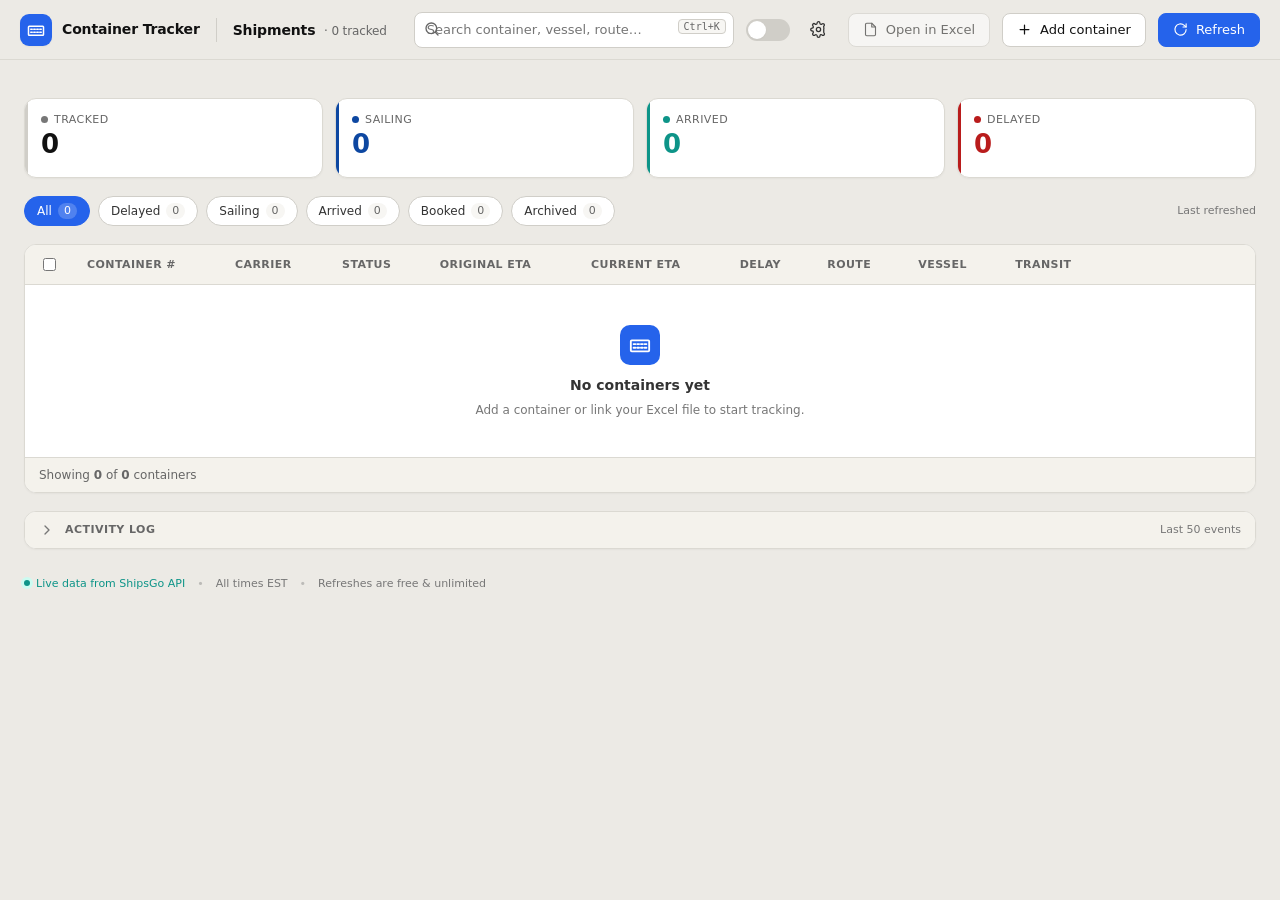
<file: container_tracker/web/index.html>
<!doctype html>
<html lang="en" data-theme="light">
<head>
  <meta charset="utf-8" />
  <meta name="viewport" content="width=1280" />
  <title>Container Tracker v1.1.1</title>
  <link rel="stylesheet" href="styles.css" />
</head>
<body>

<div class="app" id="app">

  <!-- ─── Main column (sidebar removed; brand lives in topbar) ─── -->
  <main class="main">

    <!-- ═══ DASHBOARD ═══ -->
    <section class="view is-active" id="view-dashboard">
      <header class="topbar">
        <a class="brand" href="#" data-view="dashboard" aria-label="Container Tracker — back to dashboard">
          <span class="brand-mark">
            <svg viewBox="0 0 24 24" fill="none" stroke="currentColor" stroke-width="2" stroke-linecap="round" stroke-linejoin="round"><rect x="2" y="7" width="20" height="12" rx="1"/><path d="M5 11h2M9 11h2M13 11h2M17 11h2M5 15h2M9 15h2M13 15h2M17 15h2"/></svg>
          </span>
          <span class="brand-text">
            <span class="brand-name">Container Tracker</span>
            <span class="brand-company"></span>
          </span>
        </a>
        <div class="divider" aria-hidden="true"></div>
        <div class="page-title">Shipments <span class="muted" id="title-count">· 0 tracked</span></div>
        <div class="spacer"></div>
        <div class="search">
          <svg viewBox="0 0 24 24" fill="none" stroke="currentColor" stroke-width="2" stroke-linecap="round" stroke-linejoin="round"><circle cx="11" cy="11" r="8"/><path d="M21 21l-4.35-4.35"/></svg>
          <input id="search" type="text" placeholder="Search container, vessel, route…" />
          <span class="kbd">Ctrl+K</span>
        </div>
        <button class="theme-switch" id="theme-switch" role="switch" aria-checked="false" aria-label="Toggle dark mode" title="Toggle dark mode"></button>
        <button class="icon-btn" data-view="settings" aria-label="Settings" title="Settings">
          <svg viewBox="0 0 24 24" fill="none" stroke="currentColor" stroke-width="1.8" stroke-linecap="round" stroke-linejoin="round"><circle cx="12" cy="12" r="3"/><path d="M19.4 15a1.65 1.65 0 0 0 .33 1.82l.06.06a2 2 0 1 1-2.83 2.83l-.06-.06a1.65 1.65 0 0 0-1.82-.33 1.65 1.65 0 0 0-1 1.51V21a2 2 0 0 1-4 0v-.09A1.65 1.65 0 0 0 9 19.4a1.65 1.65 0 0 0-1.82.33l-.06.06a2 2 0 1 1-2.83-2.83l.06-.06A1.65 1.65 0 0 0 4.6 15a1.65 1.65 0 0 0-1.51-1H3a2 2 0 0 1 0-4h.09A1.65 1.65 0 0 0 4.6 9a1.65 1.65 0 0 0-.33-1.82l-.06-.06a2 2 0 1 1 2.83-2.83l.06.06A1.65 1.65 0 0 0 9 4.6a1.65 1.65 0 0 0 1-1.51V3a2 2 0 0 1 4 0v.09A1.65 1.65 0 0 0 15 4.6a1.65 1.65 0 0 0 1.82-.33l.06-.06a2 2 0 1 1 2.83 2.83l-.06.06A1.65 1.65 0 0 0 19.4 9c.14.34.22.7.22 1.07 0 .36-.08.72-.22 1.07z"/></svg>
        </button>
        <button class="btn" id="btn-open-excel-toolbar" disabled title="Link an Excel file in Settings to enable">
          <svg viewBox="0 0 24 24" fill="none" stroke="currentColor" stroke-width="1.8" stroke-linecap="round" stroke-linejoin="round"><path d="M14 2H6a2 2 0 0 0-2 2v16a2 2 0 0 0 2 2h12a2 2 0 0 0 2-2V8z"/><path d="M14 2v6h6"/></svg>
          Open in Excel
        </button>
        <button class="btn" id="btn-open-add">
          <svg viewBox="0 0 24 24" fill="none" stroke="currentColor" stroke-width="2" stroke-linecap="round" stroke-linejoin="round"><path d="M12 5v14M5 12h14"/></svg>
          Add container
        </button>
        <button class="btn btn-primary" id="btn-refresh" title="Refresh All ETAs & Update Excel">
          <svg viewBox="0 0 24 24" fill="none" stroke="currentColor" stroke-width="1.8" stroke-linecap="round" stroke-linejoin="round"><path d="M21 12a9 9 0 1 1-3-6.7L21 8"/><path d="M21 3v5h-5"/></svg>
          Refresh
        </button>
      </header>

      <div class="content">

        <!-- Notification stack — update banner + inline notices share a single column -->
        <div class="notifications" role="region" aria-label="Notifications">
          <!-- Update banner — hidden until check_for_update() returns a newer release. JS populates the version text and the download link. -->
          <div class="banner" role="status" id="update-banner" hidden>
            <span class="pill">New</span>
            <span class="banner-text"></span>
            <a href="#" class="banner-link">Download update →</a>
            <button class="dismiss" title="Dismiss" aria-label="Dismiss update notice">×</button>
          </div>
          <!-- First-run callout — hidden until loadSettings() finds no API key present. -->
          <div class="notice" id="notice-first-run" hidden>
            <svg viewBox="0 0 24 24" width="18" height="18" fill="none" stroke="currentColor" stroke-width="1.8" stroke-linecap="round" stroke-linejoin="round" style="flex:none;margin-top:1px"><circle cx="12" cy="12" r="10"/><path d="M12 8v4M12 16h.01"/></svg>
            <div class="notice-body">
              <strong class="notice-title">Welcome to Container Tracker</strong>
              <span class="notice-detail">Add your ShipsGo API key in Settings to start tracking containers.</span>
            </div>
            <div class="notice-actions">
              <button class="btn btn-sm btn-primary" data-view="settings">Open Settings</button>
            </div>
          </div>
          <!-- Unmatched-containers notice — hidden until refresh_all() returns containers in Excel that aren't on ShipsGo. JS fills in the count and credit cost. -->
          <div class="notice" id="notice-unmatched" hidden>
            <svg viewBox="0 0 24 24" width="18" height="18" fill="none" stroke="currentColor" stroke-width="1.8" stroke-linecap="round" stroke-linejoin="round" style="flex:none;margin-top:1px"><circle cx="12" cy="12" r="10"/><path d="M12 8v4M12 16h.01"/></svg>
            <div class="notice-body">
              <strong class="notice-title" id="notice-unmatched-title"></strong>
              <span class="notice-detail">They aren't on ShipsGo yet. Register them now or skip until next refresh.</span>
            </div>
            <div class="notice-actions">
              <button class="btn btn-sm" id="notice-skip">Skip</button>
              <button class="btn btn-sm btn-primary" id="notice-register">Register all</button>
            </div>
          </div>
          <!-- Excel-missing banner — hidden until refresh_all returns excel_missing=true (config has a path but the file's gone). Persists until the user re-links via Settings and the next refresh clears it. -->
          <div class="notice notice-warning" id="notice-excel-missing" hidden>
            <svg viewBox="0 0 24 24" width="18" height="18" fill="none" stroke="currentColor" stroke-width="1.8" stroke-linecap="round" stroke-linejoin="round" style="flex:none;margin-top:1px"><path d="M10.29 3.86 1.82 18a2 2 0 0 0 1.71 3h16.94a2 2 0 0 0 1.71-3L13.71 3.86a2 2 0 0 0-3.42 0z"/><line x1="12" y1="9" x2="12" y2="13"/><line x1="12" y1="17" x2="12.01" y2="17"/></svg>
            <div class="notice-body">
              <strong class="notice-title">Linked Excel file not found</strong>
              <span class="notice-detail">Re-link it in Settings. Tracking data is still being updated.</span>
            </div>
            <div class="notice-actions">
              <button class="btn btn-sm btn-primary" data-view="settings">Open Settings</button>
            </div>
          </div>
          <!-- Excel-write-failed banner — hidden until refresh_all returns excel_write_failed=true. Persists until the next successful refresh clears it. -->
          <div class="notice notice-warning" id="notice-excel-write-failed" hidden>
            <svg viewBox="0 0 24 24" width="18" height="18" fill="none" stroke="currentColor" stroke-width="1.8" stroke-linecap="round" stroke-linejoin="round" style="flex:none;margin-top:1px"><path d="M10.29 3.86 1.82 18a2 2 0 0 0 1.71 3h16.94a2 2 0 0 0 1.71-3L13.71 3.86a2 2 0 0 0-3.42 0z"/><line x1="12" y1="9" x2="12" y2="13"/><line x1="12" y1="17" x2="12.01" y2="17"/></svg>
            <div class="notice-body">
              <strong class="notice-title">Excel write skipped</strong>
              <span class="notice-detail">Close the workbook in Excel and click Refresh to sync. Tracking data was still updated.</span>
            </div>
            <div class="notice-actions">
              <button class="btn btn-sm" id="notice-excel-dismiss">Dismiss</button>
            </div>
          </div>
        </div>

        <!-- Bulk action bar — visible when one or more row checkboxes are selected. -->
        <div class="bulk-bar" id="bulk-bar" hidden>
          <span class="bulk-count" id="bulk-count">0 containers selected</span>
          <div class="spacer"></div>
          <a href="#" class="bulk-clear" id="bulk-clear">Clear selection</a>
          <button type="button" class="btn btn-primary btn-sm" id="bulk-archive">Archive selected</button>
          <button type="button" class="btn btn-primary btn-sm" id="bulk-restore" hidden>Restore selected</button>
        </div>

        <!-- Stats -->
        <div class="stats">
          <div class="stat">
            <div class="stat-label"><span class="dot"></span>Tracked</div>
            <div class="stat-number" id="kpi-tracked">0</div>
            <div class="stat-sub" id="kpi-tracked-sub"></div>
          </div>
          <div class="stat is-sailing">
            <div class="stat-label"><span class="dot"></span>Sailing</div>
            <div class="stat-number" id="kpi-sailing">0</div>
            <div class="stat-sub" id="kpi-sailing-sub"></div>
          </div>
          <div class="stat is-arrived">
            <div class="stat-label"><span class="dot"></span>Arrived</div>
            <div class="stat-number" id="kpi-arrived">0</div>
            <div class="stat-sub" id="kpi-arrived-sub"></div>
          </div>
          <div class="stat is-delayed">
            <div class="stat-label"><span class="dot"></span>Delayed</div>
            <div class="stat-number" id="kpi-delayed">0</div>
            <div class="stat-sub" id="kpi-delayed-sub"></div>
          </div>
        </div>

        <!-- Toolbar -->
        <div class="toolbar" role="toolbar" aria-label="Filter shipments by status">
          <button type="button" class="chip is-active" data-filter="all" aria-pressed="true">All <span class="count" id="chip-count-all">0</span></button>
          <button type="button" class="chip" data-filter="delayed" aria-pressed="false">Delayed <span class="count" id="chip-count-delayed">0</span></button>
          <button type="button" class="chip" data-filter="sailing" aria-pressed="false">Sailing <span class="count" id="chip-count-sailing">0</span></button>
          <button type="button" class="chip" data-filter="arrived" aria-pressed="false">Arrived <span class="count" id="chip-count-arrived">0</span></button>
          <button type="button" class="chip" data-filter="booked" aria-pressed="false">Booked <span class="count" id="chip-count-booked">0</span></button>
          <button type="button" class="chip" data-filter="archived" aria-pressed="false">Archived <span class="count" id="chip-count-archived">0</span></button>
          <div class="spacer"></div>
          <span class="refresh-meta">Last refreshed <span class="time" id="last-refresh"></span></span>
        </div>

        <!-- Table -->
        <div class="card">
          <table class="shipments">
            <thead>
              <tr>
                <th style="width: 36px;"><input type="checkbox" aria-label="Select all" /></th>
                <th>Container #</th>
                <th>Carrier</th>
                <th>Status</th>
                <th>Original ETA</th>
                <th>Current ETA</th>
                <th>Delay</th>
                <th>Route</th>
                <th>Vessel</th>
                <th style="min-width:150px">Transit</th>
                <th style="width:64px"><span class="vh">Actions</span></th>
              </tr>
            </thead>
            <tbody id="shipments-tbody"></tbody>
          </table>
          <div class="empty-state" id="empty-state" hidden>
            <span class="empty-state-icon">
              <svg viewBox="0 0 24 24" fill="none" stroke="currentColor" stroke-width="2" stroke-linecap="round" stroke-linejoin="round"><rect x="2" y="7" width="20" height="12" rx="1"/><path d="M5 11h2M9 11h2M13 11h2M17 11h2M5 15h2M9 15h2M13 15h2M17 15h2"/></svg>
            </span>
            <div class="empty-state-title" id="empty-state-title">No containers yet</div>
            <div class="empty-state-sub" id="empty-state-sub">Add a container or link your Excel file to start tracking.</div>
          </div>
          <div class="table-footer">
            <span>Showing <strong id="row-count">0</strong> of <strong id="row-total">0</strong> containers</span>
          </div>
        </div>

        <!-- Activity log (collapsible — collapsed by default; click header to expand) -->
        <div class="activity-panel is-collapsed" id="activity-panel">
          <button type="button" class="activity-header" id="activity-toggle" aria-expanded="false" aria-controls="activity-body">
            <svg class="toggle" viewBox="0 0 24 24" fill="none" stroke="currentColor" stroke-width="2" stroke-linecap="round" stroke-linejoin="round" width="14" height="14"><polyline points="6 9 12 15 18 9"/></svg>
            <span class="label">Activity log</span>
            <div class="spacer"></div>
            <span class="muted" style="font-size:11px">Last 50 events</span>
          </button>
          <div class="activity-body" id="activity-body">
          </div>
        </div>

      </div>

      <div class="footer-meta">
        <span class="live">Live data from ShipsGo API</span>
        <span class="dot-sep">•</span>
        <span>All times EST</span>
        <span class="dot-sep">•</span>
        <span>Refreshes are free &amp; unlimited</span>
      </div>
    </section>

    <!-- ═══ SETTINGS ═══ -->
    <section class="view" id="view-settings">
      <header class="topbar">
        <a class="brand" href="#" data-view="dashboard" aria-label="Container Tracker — back to dashboard">
          <span class="brand-mark">
            <svg viewBox="0 0 24 24" fill="none" stroke="currentColor" stroke-width="2" stroke-linecap="round" stroke-linejoin="round"><rect x="2" y="7" width="20" height="12" rx="1"/><path d="M5 11h2M9 11h2M13 11h2M17 11h2M5 15h2M9 15h2M13 15h2M17 15h2"/></svg>
          </span>
          <span class="brand-text">
            <span class="brand-name">Container Tracker</span>
            <span class="brand-company"></span>
          </span>
        </a>
        <div class="divider" aria-hidden="true"></div>
        <button class="icon-btn" data-view="dashboard" aria-label="Back to shipments" title="Back to shipments">
          <svg viewBox="0 0 24 24" fill="none" stroke="currentColor" stroke-width="1.8" stroke-linecap="round" stroke-linejoin="round"><path d="M19 12H5M12 19l-7-7 7-7"/></svg>
        </button>
        <div class="page-title">Settings</div>
        <div class="spacer"></div>
        <button class="btn" data-view="dashboard">Cancel</button>
        <button class="btn btn-primary" id="btn-settings-save">Save changes</button>
      </header>

      <div class="content">
        <div class="settings">
          <!-- Account -->
          <div class="panel">
            <h3>Account</h3>
            <p class="panel-desc">Your company name and contact email appear on reports and the app header.</p>
            <div class="panel-body">
              <div class="grid-2">
                <div class="field">
                  <label>Company name</label>
                  <input type="text" id="settings-company" value="" />
                </div>
                <div class="field">
                  <label>Contact email</label>
                  <input type="email" id="settings-email" value="" />
                </div>
              </div>
            </div>
          </div>

          <!-- API key -->
          <div class="panel">
            <h3>ShipsGo API key</h3>
            <p class="panel-desc">Stored securely in Windows Credential Manager — never written to plain text.</p>
            <div class="panel-body">
              <div class="field">
                <label>API key</label>
                <div class="row">
                  <input type="password" id="settings-token" value="" placeholder="Enter your ShipsGo API key" style="flex:1" />
                  <input type="text" id="settings-token-visible" value="" placeholder="Enter your ShipsGo API key" style="flex:1; display:none" />
                  <button class="btn" type="button" id="btn-token-show">Show</button>
                  <button class="btn btn-primary" type="button" id="btn-token-test">Test</button>
                </div>
                <div class="hint">Find your key at <a href="#">shipsgo.com → Dashboard → Integrations → ShipsGo API</a></div>
              </div>
            </div>
          </div>

          <!-- Linked spreadsheet -->
          <div class="panel">
            <h3>Linked spreadsheet</h3>
            <p class="panel-desc">Container data is read from and written to this Excel workbook on every refresh.</p>
            <div class="panel-body">
              <div class="spreadsheet-card" style="box-shadow:none;border-color:var(--border)">
                <div class="xls-icon">XLSX</div>
                <div class="meta">
                  <div class="label">Current file</div>
                  <div class="path" id="excel-current-path">No file linked</div>
                </div>
                <div class="actions">
                  <button class="btn btn-sm" id="btn-excel-open">Open in Excel</button>
                  <button class="btn btn-sm" id="btn-excel-browse">Change…</button>
                </div>
              </div>
              <div class="row">
                <button class="btn" id="btn-excel-create">Create template</button>
                <span class="hint">Generates a blank workbook with a "ContainerTracking" Excel Table.</span>
              </div>
            </div>
          </div>

          <!-- Appearance -->
          <div class="panel">
            <h3>Appearance</h3>
            <div class="panel-body">
              <div class="setting-row">
                <div class="meta"><strong>Dark mode</strong><span>Use a darker palette in low-light environments.</span></div>
                <label class="switch"><input type="checkbox" id="dark-toggle-settings" /><span class="switch-track"></span></label>
              </div>
            </div>
          </div>

          <!-- About -->
          <div class="panel">
            <h3>About</h3>
            <div class="panel-body">
              <div style="display:grid;grid-template-columns:auto 1fr;gap:8px 18px;font-size:12px;">
                <span class="muted">Version</span><span id="about-version"></span>
                <span class="muted">Data folder</span><span><a href="#" id="about-data-folder">%APPDATA%\ContainerTracker</a></span>
                <span class="muted">Source</span><span><a href="#" id="about-github">github.com/m-mcohen/container-tracker</a></span>
                <span class="muted">Powered by</span><span>ShipsGo API</span>
              </div>
            </div>
          </div>
        </div>
      </div>
    </section>

  </main>

  <!-- ─── Row action menu (positioned via JS next to the … button) ─── -->
  <div class="row-menu" id="row-menu" hidden role="menu">
    <button type="button" class="row-menu-item" data-action="archive" role="menuitem">Archive</button>
  </div>

  <!-- ─── Modal: Confirm bulk archive ─── -->
  <div class="modal-backdrop" id="modal-bulk-archive">
    <div class="modal" role="dialog" aria-labelledby="modal-bulk-archive-title">
      <div class="modal-header">
        <div class="modal-title" id="modal-bulk-archive-title">Archive containers?</div>
      </div>
      <div class="modal-body">
        <div class="callout">
          <strong id="bulk-archive-count">0</strong> containers will be removed from your Excel file. You can find archived containers in the Archived view.
        </div>
      </div>
      <div class="modal-footer">
        <button class="btn" data-close-modal>Cancel</button>
        <button class="btn btn-primary" id="btn-bulk-archive-confirm">Archive</button>
      </div>
    </div>
  </div>

  <!-- ─── Modal: Confirm archive ─── -->
  <div class="modal-backdrop" id="modal-archive">
    <div class="modal" role="dialog" aria-labelledby="modal-archive-title">
      <div class="modal-header">
        <div class="modal-title" id="modal-archive-title">Archive this container?</div>
      </div>
      <div class="modal-body">
        <div class="callout">
          <strong style="font-family:var(--font-mono)" id="archive-cn">CN</strong> will be removed from your Excel file. You can find archived containers in the Archived view.
        </div>
      </div>
      <div class="modal-footer">
        <button class="btn" data-close-modal>Cancel</button>
        <button class="btn btn-primary" id="btn-archive-confirm">Archive</button>
      </div>
    </div>
  </div>

  <!-- ─── Modal: Add container ─── -->
  <div class="modal-backdrop" id="modal-add">
    <div class="modal" role="dialog" aria-labelledby="modal-add-title">
      <div class="modal-header">
        <div class="modal-title" id="modal-add-title">Track a new container</div>
        <div class="modal-sub">1 ShipsGo credit (~$2 USD) is consumed per new shipment. Refreshes are free.</div>
      </div>
      <div class="modal-body">
        <div class="field">
          <label for="f-cn">Container number</label>
          <input id="f-cn" type="text" placeholder="MSKU1234567" />
          <div class="hint">11 characters: 4-letter SCAC + 7 digits, e.g. <span style="font-family:var(--font-mono)">MSKU1234567</span></div>
        </div>
        <div class="field">
          <label for="f-carrier">Carrier</label>
          <select id="f-carrier">
            <option value="" selected>Select carrier (optional)</option>
            <option>MAERSK LINE</option><option>MSC</option><option>CMA CGM</option>
            <option>HAPAG LLOYD</option><option>COSCO</option><option>EVERGREEN</option>
            <option>ONE</option><option>YANG MING</option><option>ZIM</option>
            <option>HMM</option><option>OOCL</option><option>PIL</option>
          </select>
        </div>
        <div class="callout warning">
          <strong>Heads up:</strong> if this container is already tracked on your ShipsGo account, no credit will be charged.
        </div>
        <div class="field-error" id="add-error" hidden></div>
      </div>
      <div class="modal-footer">
        <button class="btn" data-close-modal>Cancel</button>
        <button class="btn btn-primary" id="btn-add-submit">
          <svg viewBox="0 0 24 24" fill="none" stroke="currentColor" stroke-width="2" stroke-linecap="round" stroke-linejoin="round"><path d="M12 5v14M5 12h14"/></svg>
          Add &amp; track
        </button>
      </div>
    </div>
  </div>

  <!-- ─── Modal: Register unmatched containers (Step 6.5) ─── -->
  <div class="modal-backdrop" id="modal-register-unmatched">
    <div class="modal" role="dialog" aria-labelledby="modal-register-title">
      <div class="modal-header">
        <div class="modal-title" id="modal-register-title">Register containers with ShipsGo</div>
        <div class="modal-sub"><span id="register-cost">0</span> credits will be used (~$2 USD each). Already-tracked containers are free.</div>
      </div>
      <div class="modal-body">
        <div id="register-unmatched-list" class="register-list"></div>
        <div class="callout warning" style="margin-top:14px;">
          Pick a carrier for each container. Refreshes are free; only the initial register call uses credits.
        </div>
        <div class="field-error" id="register-error" hidden></div>
      </div>
      <div class="modal-footer">
        <button class="btn" data-close-modal>Cancel</button>
        <button class="btn btn-primary" id="btn-register-submit">Register</button>
      </div>
    </div>
  </div>


</div>

<div id="toast-container" aria-live="polite"></div>


<script src="app.js"></script>
</body>
</html>
</file>
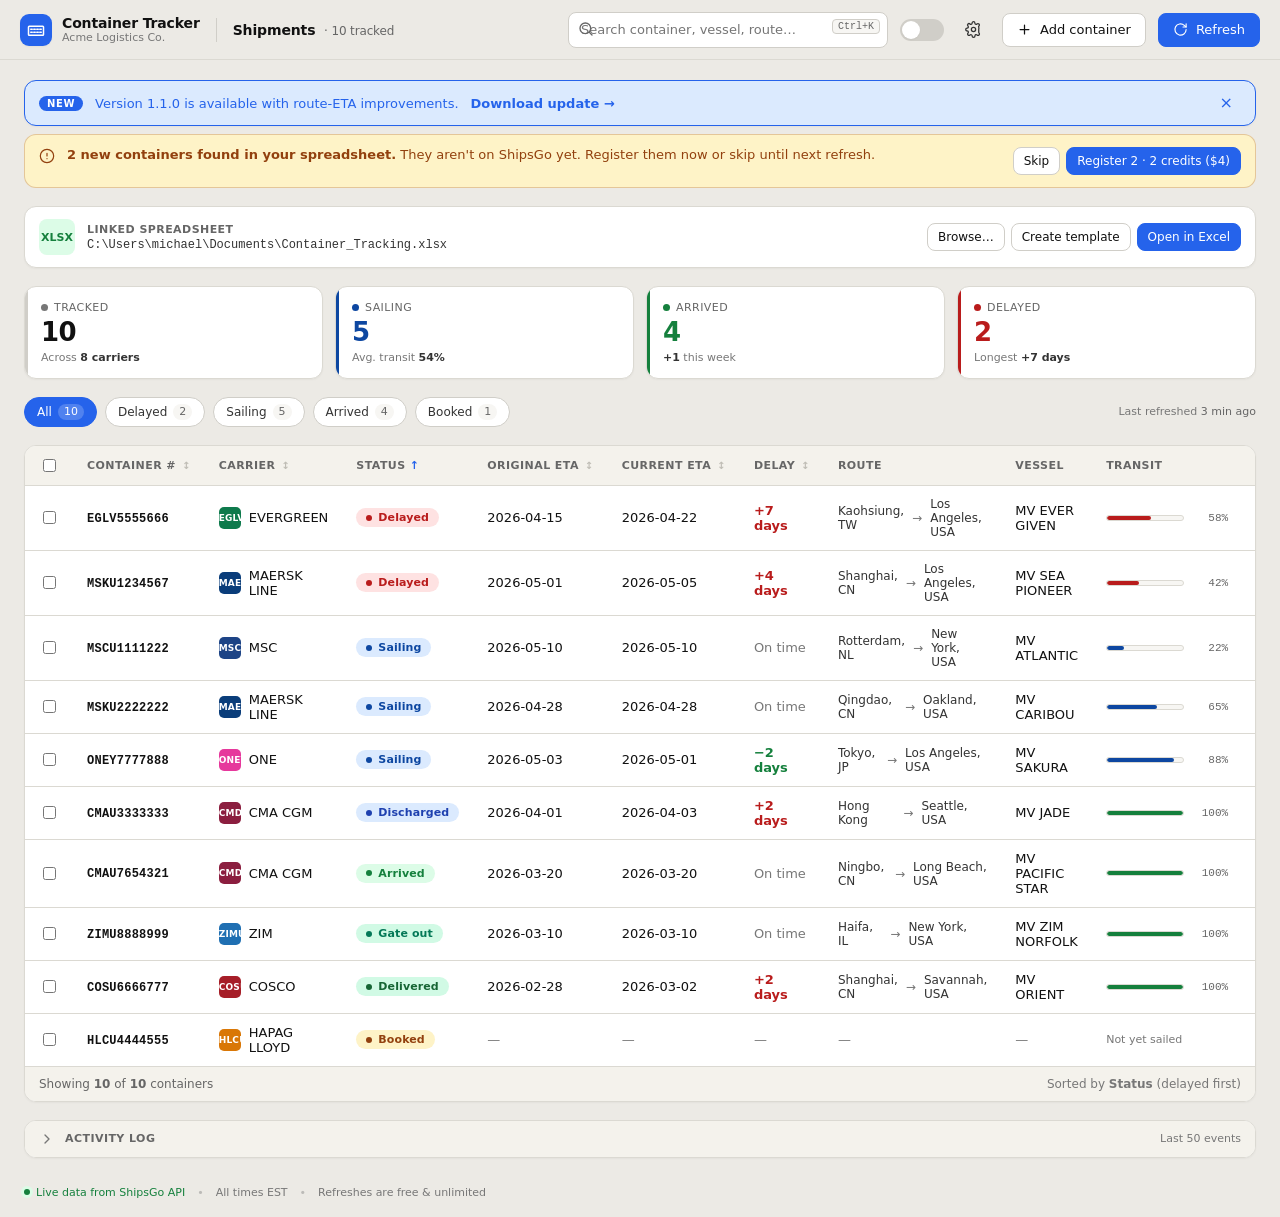
<file: docs/mockup.html>
<!doctype html>
<html lang="en">
<head>
<meta charset="utf-8" />
<meta name="viewport" content="width=1280" />
<title>Container Tracker — Redesign Mockup</title>
<style>
  /* ─── Design tokens ──────────────────────────────────────────────── */
  :root {
    /* Surfaces — warm bone keeps continuity with v1 tkinter LIGHT["bg"] */
    --surface-base:    #ECEAE5;
    --surface-card:    #FFFFFF;
    --surface-subtle:  #F4F2EC;
    --surface-hover:   #E5E3DD;
    --surface-sidebar: #E5E3DD;
    --surface-input:   #F7F6F3;

    /* Borders */
    --border:          #D0CEC8;
    --border-subtle:   #DBD9D2;
    --border-strong:   #BFBDB5;

    /* Text */
    --text-primary:    #111111;
    --text-secondary:  #333333;
    --text-tertiary:   #666666;
    --text-hint:       #777777;
    --text-on-accent:  #FFFFFF;

    /* Brand — matches v1 ACCENT */
    --accent:          #2563eb;
    --accent-hover:    #1D4ED8;
    --accent-active:   #1E40AF;
    --accent-subtle:   #DBEAFE;
    --accent-ring:     rgba(37,99,235,0.22);

    /* Status chips — derived from v1 LIGHT theme */
    --status-sailing:    #0D47A1;
    --status-sailing-bg: #DBEAFE;
    --status-arrived:    #15803D;
    --status-arrived-bg: #DCFCE7;
    --status-delayed:    #B91C1C;
    --status-delayed-bg: #FEE2E2;
    --status-discharged: #1E40AF;
    --status-discharged-bg: #DBEAFE;
    --status-delivered:  #166534;
    --status-delivered-bg: #D1FAE5;
    --status-gateout:    #047857;
    --status-gateout-bg: #D1FAE5;
    --status-booked:     #92400E;
    --status-booked-bg:  #FEF3C7;
    --status-untracked:  #525252;
    --status-untracked-bg: #E5E7EB;

    /* Typography */
    --font-primary: "Segoe UI Variable", "Segoe UI", -apple-system, BlinkMacSystemFont, system-ui, sans-serif;
    --font-mono:    "Cascadia Code", "Consolas", ui-monospace, monospace;

    /* Radii */
    --r-input: 8px;
    --r-btn:   8px;
    --r-card:  12px;
    --r-pill:  999px;

    /* Shadows */
    --shadow-sm: 0 1px 2px rgba(17,17,17,0.04);
    --shadow-md: 0 4px 12px rgba(17,17,17,0.06), 0 1px 2px rgba(17,17,17,0.04);
    --shadow-lg: 0 12px 32px rgba(17,17,17,0.10), 0 4px 8px rgba(17,17,17,0.04);

    /* Layout */
    --header-h: 60px;
  }

  /* Dark mode (matches v1 DARK palette structure) */
  [data-theme="dark"] {
    --surface-base:    #1A1A1F;
    --surface-card:    #242429;
    --surface-subtle:  #1E1E24;
    --surface-hover:   #2A2A30;
    --surface-sidebar: #1E1E24;
    --surface-input:   #1E1E24;

    --border:          #3A3A42;
    --border-subtle:   #2E2E36;
    --border-strong:   #50505A;

    --text-primary:    #F0EDE8;
    --text-secondary:  #CCCCCC;
    --text-tertiary:   #A0A0A0;
    --text-hint:       #888888;

    --accent:          #2563eb;
    --accent-hover:    #1D4ED8;
    --accent-active:   #1E40AF;
    --accent-subtle:   #1E2A44;
    --accent-ring:     rgba(37,99,235,0.30);

    --status-sailing:    #64B5F6;
    --status-sailing-bg: #1A2A3A;
    --status-arrived:    #66BB6A;
    --status-arrived-bg: #1A3A24;
    --status-delayed:    #EF5350;
    --status-delayed-bg: #3A1A1A;
    --status-discharged: #82B1FF;
    --status-discharged-bg: #1A2A3A;
    --status-delivered:  #81C784;
    --status-delivered-bg: #1A3A24;
    --status-gateout:    #4DD0E1;
    --status-gateout-bg: #1A2E2E;
    --status-booked:     #FFB74D;
    --status-booked-bg:  #2E2418;
    --status-untracked:  #9CA3AF;
    --status-untracked-bg: #2A2A30;
  }

  /* ─── Base ──────────────────────────────────────────────────────── */
  * { box-sizing: border-box; }
  html, body {
    margin: 0;
    padding: 0;
    font-family: var(--font-primary);
    font-size: 14px;
    color: var(--text-primary);
    background: var(--surface-base);
    -webkit-font-smoothing: antialiased;
    text-rendering: optimizeLegibility;
  }
  button { font-family: inherit; }
  a { color: inherit; }
  ::selection { background: var(--accent-subtle); }

  /* Defensive default for inline SVGs without an explicit size or class rule.
     Every parent-scoped rule below overrides this via specificity. */
  svg { width: 16px; height: 16px; flex: none; }

  /* App chrome — single column, no sidebar */
  .app {
    min-height: 100vh;
    display: flex;
    flex-direction: column;
  }
  .main {
    min-width: 0;
    display: flex;
    flex-direction: column;
  }

  /* ─── Brand block (in topbar) ───────────────────────────────────── */
  .brand {
    display: flex;
    align-items: center;
    gap: 10px;
    background: transparent;
    border: none;
    padding: 0;
    cursor: pointer;
    color: inherit;
    font: inherit;
    text-decoration: none;
    border-radius: var(--r-btn);
  }
  .brand:hover .brand-name { color: var(--accent); }
  .brand:focus-visible { outline: none; box-shadow: 0 0 0 3px var(--accent-ring); }
  .brand-mark {
    width: 32px; height: 32px;
    border-radius: 9px;
    background: var(--accent);
    color: #fff;
    display: grid; place-items: center;
    box-shadow: var(--shadow-sm);
    flex: none;
  }
  .brand-mark svg { width: 18px; height: 18px; }
  .brand-text { display: flex; flex-direction: column; align-items: flex-start; line-height: 1.15; }
  .brand-name {
    font-weight: 700;
    font-size: 14px;
    letter-spacing: -0.01em;
    color: var(--text-primary);
    transition: color .12s;
  }
  .brand-company {
    font-size: 11px;
    color: var(--text-hint);
    margin-top: 1px;
    max-width: 180px;
    overflow: hidden;
    text-overflow: ellipsis;
    white-space: nowrap;
  }

  .topbar {
    height: var(--header-h);
    border-bottom: 1px solid var(--border-subtle);
    padding: 0 20px;
    display: flex;
    align-items: center;
    gap: 12px;
    background: var(--surface-base);
    position: sticky;
    top: 0;
    z-index: 10;
  }
  .topbar .divider {
    width: 1px;
    height: 24px;
    background: var(--border);
    margin: 0 4px;
    flex: none;
  }
  .page-title {
    font-size: 14px;
    font-weight: 600;
    letter-spacing: -0.01em;
    color: var(--text-primary);
  }
  .page-title .muted { color: var(--text-tertiary); font-weight: 500; margin-left: 4px; font-size: 12px; }
  .topbar .spacer { flex: 1; }
  .search {
    position: relative;
    width: 320px;
  }
  .search input {
    width: 100%;
    height: 34px;
    padding: 0 12px 0 34px;
    border-radius: var(--r-input);
    border: 1px solid var(--border);
    background: var(--surface-card);
    font-size: 13px;
    color: var(--text-primary);
    outline: none;
    transition: border-color .12s, box-shadow .12s;
  }
  .search input:focus {
    border-color: var(--accent);
    box-shadow: 0 0 0 3px var(--accent-ring);
  }
  .search svg { position: absolute; left: 10px; top: 9px; width: 16px; height: 16px; color: var(--text-tertiary); }
  .kbd {
    position: absolute; right: 8px; top: 7px;
    font-family: var(--font-mono); font-size: 10px;
    color: var(--text-tertiary);
    border: 1px solid var(--border);
    border-radius: 4px;
    padding: 1px 5px;
    background: var(--surface-input);
  }

  .icon-btn {
    width: 34px; height: 34px;
    display: grid; place-items: center;
    border-radius: var(--r-btn);
    background: transparent;
    border: 1px solid transparent;
    color: var(--text-secondary);
    cursor: pointer;
    transition: background .12s, color .12s;
  }
  .icon-btn:hover { background: var(--surface-hover); color: var(--text-primary); }
  .icon-btn svg { width: 17px; height: 17px; }
  .icon-btn.is-active { background: var(--accent-subtle); color: var(--accent); }

  .theme-switch {
    width: 44px; height: 22px;
    background: var(--border);
    border-radius: var(--r-pill);
    position: relative;
    cursor: pointer;
    transition: background .15s;
    flex: none;
    border: none;
    padding: 0;
    appearance: none;
  }
  .theme-switch::after {
    content: ""; position: absolute; left: 2px; top: 2px;
    width: 18px; height: 18px;
    background: #FFFFFF;
    border-radius: 50%;
    box-shadow: var(--shadow-sm);
    transition: transform .15s;
  }
  .theme-switch:focus-visible { outline: none; box-shadow: 0 0 0 3px var(--accent-ring); }
  [data-theme="dark"] .theme-switch { background: var(--accent); }
  [data-theme="dark"] .theme-switch::after { transform: translateX(22px); }

  /* Buttons */
  .btn {
    height: 34px;
    padding: 0 14px;
    border-radius: var(--r-btn);
    border: 1px solid var(--border);
    background: var(--surface-card);
    color: var(--text-primary);
    font-size: 13px;
    font-weight: 500;
    display: inline-flex;
    align-items: center;
    gap: 8px;
    cursor: pointer;
    transition: background .12s, border-color .12s, color .12s, box-shadow .12s;
    white-space: nowrap;
  }
  .btn:hover { background: var(--surface-hover); }
  .btn:focus-visible { outline: none; box-shadow: 0 0 0 3px var(--accent-ring); border-color: var(--accent); }
  .btn svg { width: 15px; height: 15px; }
  .btn-primary {
    background: var(--accent);
    color: var(--text-on-accent);
    border-color: var(--accent);
  }
  .btn-primary:hover { background: var(--accent-hover); border-color: var(--accent-hover); }
  .btn-primary:active { background: var(--accent-active); }
  .btn-ghost {
    background: transparent;
    border-color: transparent;
    color: var(--text-secondary);
  }
  .btn-ghost:hover { background: var(--surface-hover); color: var(--text-primary); }
  .btn-danger {
    border-color: var(--status-delayed);
    color: var(--status-delayed);
    background: transparent;
  }
  .btn-danger:hover { background: var(--status-delayed-bg); }
  .btn-sm { height: 28px; padding: 0 10px; font-size: 12px; }

  .content {
    padding: 20px 24px 28px;
    display: flex;
    flex-direction: column;
    gap: 18px;
  }

  /* Notification stack — holds banner + inline notices in one column */
  .notifications {
    display: flex;
    flex-direction: column;
    gap: 8px;
  }

  /* Update banner */
  .banner {
    display: flex;
    align-items: center;
    gap: 12px;
    padding: 10px 14px;
    border-radius: var(--r-card);
    background: var(--accent-subtle);
    border: 1px solid var(--accent);
    color: var(--accent);
    font-size: 13px;
    box-shadow: var(--shadow-sm);
  }
  .banner .pill {
    font-size: 10px;
    font-weight: 700;
    letter-spacing: 0.06em;
    padding: 2px 8px;
    background: var(--accent);
    color: #fff;
    border-radius: var(--r-pill);
    text-transform: uppercase;
  }
  .banner a { font-weight: 600; text-decoration: none; }
  .banner a:hover { text-decoration: underline; }
  .banner .dismiss {
    margin-left: auto;
    cursor: pointer;
    padding: 4px 8px;
    border-radius: 6px;
    background: transparent;
    border: none;
    color: inherit;
    font: inherit;
    font-size: 16px;
    line-height: 1;
  }
  .banner .dismiss:hover { background: rgba(37,99,235,0.10); }
  .banner .dismiss:focus-visible { outline: none; box-shadow: 0 0 0 3px var(--accent-ring); }

  /* Inline notice (for unmatched containers) */
  .notice {
    display: flex;
    align-items: flex-start;
    gap: 12px;
    padding: 12px 14px;
    border-radius: var(--r-card);
    background: var(--status-booked-bg);
    border: 1px solid color-mix(in srgb, var(--status-booked) 25%, transparent);
    color: var(--status-booked);
    font-size: 13px;
  }
  .notice-body { flex: 1; }
  .notice-body strong { font-weight: 700; }
  .notice-actions { display: flex; gap: 6px; flex: none; }

  /* Stats */
  .stats {
    display: grid;
    grid-template-columns: repeat(4, 1fr);
    gap: 12px;
  }
  .stat {
    background: var(--surface-card);
    border: 1px solid var(--border-subtle);
    border-radius: var(--r-card);
    padding: 14px 16px;
    display: flex;
    flex-direction: column;
    gap: 4px;
    position: relative;
    overflow: hidden;
    box-shadow: var(--shadow-sm);
  }
  .stat::before {
    content: ""; position: absolute; left: 0; top: 0; bottom: 0;
    width: 3px; background: var(--border);
  }
  .stat.is-sailing::before { background: var(--status-sailing); }
  .stat.is-arrived::before { background: var(--status-arrived); }
  .stat.is-delayed::before { background: var(--status-delayed); }
  .stat-label {
    font-size: 11px;
    color: var(--text-tertiary);
    font-weight: 500;
    text-transform: uppercase;
    letter-spacing: 0.04em;
    display: flex;
    align-items: center;
    gap: 6px;
  }
  .stat-label .dot {
    width: 7px; height: 7px; border-radius: 50%;
    background: var(--text-hint);
  }
  .stat.is-sailing .dot { background: var(--status-sailing); }
  .stat.is-arrived .dot { background: var(--status-arrived); }
  .stat.is-delayed .dot { background: var(--status-delayed); }
  .stat-number {
    font-size: 26px;
    font-weight: 700;
    letter-spacing: -0.02em;
    line-height: 1.1;
    color: var(--text-primary);
  }
  .stat.is-sailing .stat-number { color: var(--status-sailing); }
  .stat.is-arrived .stat-number { color: var(--status-arrived); }
  .stat.is-delayed .stat-number { color: var(--status-delayed); }
  .stat-sub {
    font-size: 11px;
    color: var(--text-hint);
  }
  .stat-sub strong { color: var(--text-secondary); font-weight: 600; }

  /* Linked spreadsheet card (slimmer than v1, but same affordances) */
  .spreadsheet-card {
    background: var(--surface-card);
    border: 1px solid var(--border-subtle);
    border-radius: var(--r-card);
    padding: 12px 14px;
    display: flex;
    align-items: center;
    gap: 12px;
    box-shadow: var(--shadow-sm);
  }
  .xls-icon {
    width: 36px; height: 36px;
    border-radius: 8px;
    background: var(--status-arrived-bg);
    color: var(--status-arrived);
    display: grid; place-items: center;
    font-weight: 700;
    font-size: 11px;
    flex: none;
  }
  .spreadsheet-card .meta { flex: 1; min-width: 0; }
  .spreadsheet-card .label {
    font-size: 11px;
    color: var(--text-tertiary);
    text-transform: uppercase;
    letter-spacing: 0.04em;
    font-weight: 600;
  }
  .spreadsheet-card .path {
    font-family: var(--font-mono);
    font-size: 12px;
    color: var(--text-secondary);
    overflow: hidden;
    text-overflow: ellipsis;
    white-space: nowrap;
    margin-top: 2px;
  }
  .spreadsheet-card .actions { display: flex; gap: 6px; flex: none; }

  /* Toolbar */
  .toolbar {
    display: flex;
    align-items: center;
    gap: 8px;
    flex-wrap: wrap;
  }
  .chip {
    height: 30px;
    padding: 0 12px;
    border-radius: var(--r-pill);
    border: 1px solid var(--border);
    background: var(--surface-card);
    color: var(--text-secondary);
    font-size: 12px;
    font-weight: 500;
    font-family: inherit;
    display: inline-flex;
    align-items: center;
    gap: 6px;
    cursor: pointer;
    transition: background .12s, color .12s, border-color .12s;
    user-select: none;
  }
  .chip:hover { background: var(--surface-hover); }
  .chip:focus-visible { outline: none; box-shadow: 0 0 0 3px var(--accent-ring); border-color: var(--accent); }
  .chip.is-active {
    background: var(--accent);
    color: #fff;
    border-color: var(--accent);
  }
  .chip .count {
    font-size: 11px;
    background: var(--surface-input);
    color: var(--text-tertiary);
    border-radius: var(--r-pill);
    padding: 0 6px;
    line-height: 16px;
  }
  .chip.is-active .count { background: rgba(255,255,255,0.20); color: #fff; }

  .toolbar .spacer { flex: 1; }
  .refresh-meta { font-size: 11px; color: var(--text-hint); }
  .refresh-meta .time { color: var(--text-tertiary); font-weight: 500; }

  /* Card wrapping table */
  .card {
    background: var(--surface-card);
    border: 1px solid var(--border-subtle);
    border-radius: var(--r-card);
    overflow: hidden;
    box-shadow: var(--shadow-sm);
  }

  /* Table */
  table.shipments {
    width: 100%;
    border-collapse: collapse;
    font-size: 13px;
  }
  table.shipments thead th {
    text-align: left;
    font-size: 11px;
    font-weight: 600;
    text-transform: uppercase;
    letter-spacing: 0.04em;
    color: var(--text-tertiary);
    background: var(--surface-subtle);
    padding: 10px 14px;
    border-bottom: 1px solid var(--border-subtle);
    white-space: nowrap;
  }
  table.shipments thead th.sortable { cursor: pointer; }
  table.shipments thead th.sortable::after {
    content: " ↕";
    color: var(--border-strong);
    font-size: 10px;
    margin-left: 2px;
  }
  table.shipments thead th.sorted::after {
    content: " ↑";
    color: var(--accent);
  }
  table.shipments tbody td {
    padding: 11px 14px;
    border-bottom: 1px solid var(--border-subtle);
    vertical-align: middle;
    color: var(--text-primary);
  }
  table.shipments tbody tr:last-child td { border-bottom: none; }
  table.shipments tbody tr { cursor: pointer; transition: background .1s; }
  table.shipments tbody tr:hover { background: var(--surface-subtle); }
  table.shipments tbody tr.is-selected { background: var(--accent-subtle); }

  .cn {
    font-family: var(--font-mono);
    font-size: 12px;
    font-weight: 600;
    letter-spacing: 0.02em;
  }
  .carrier {
    display: inline-flex;
    align-items: center;
    gap: 8px;
  }
  .carrier-badge {
    width: 22px; height: 22px;
    border-radius: 5px;
    display: grid; place-items: center;
    font-size: 9px;
    font-weight: 700;
    color: #fff;
    letter-spacing: 0.02em;
    flex: none;
  }
  .c-MAEU { background: #0A3D7A; }
  .c-MSCU { background: #1D4486; }
  .c-CMDU { background: #8B1E3F; }
  .c-HLCU { background: #D97706; }
  .c-COSU { background: #A61E28; }
  .c-EGLV { background: #0E7A4C; }
  .c-ONEY { background: #E6389C; }
  .c-ZIMU { background: #1F6FB2; }
  .c-YMLU { background: #B45309; }
  .c-HDMU { background: #4338CA; }
  .c-OOLU { background: #BE123C; }
  .c-PILU { background: #0F766E; }
  .c-OTHER { background: #525252; }

  /* Status chips */
  .chip-status {
    display: inline-flex;
    align-items: center;
    gap: 6px;
    padding: 3px 10px;
    border-radius: var(--r-pill);
    font-size: 11px;
    font-weight: 600;
    letter-spacing: 0.01em;
    white-space: nowrap;
  }
  .chip-status .dot { width: 6px; height: 6px; border-radius: 50%; }
  .chip-status.sailing    { background: var(--status-sailing-bg);    color: var(--status-sailing); }
  .chip-status.sailing .dot { background: var(--status-sailing); }
  .chip-status.arrived    { background: var(--status-arrived-bg);    color: var(--status-arrived); }
  .chip-status.arrived .dot { background: var(--status-arrived); }
  .chip-status.delayed    { background: var(--status-delayed-bg);    color: var(--status-delayed); }
  .chip-status.delayed .dot { background: var(--status-delayed); }
  .chip-status.discharged { background: var(--status-discharged-bg); color: var(--status-discharged); }
  .chip-status.discharged .dot { background: var(--status-discharged); }
  .chip-status.delivered  { background: var(--status-delivered-bg);  color: var(--status-delivered); }
  .chip-status.delivered .dot { background: var(--status-delivered); }
  .chip-status.gateout    { background: var(--status-gateout-bg);    color: var(--status-gateout); }
  .chip-status.gateout .dot { background: var(--status-gateout); }
  .chip-status.booked     { background: var(--status-booked-bg);     color: var(--status-booked); }
  .chip-status.booked .dot { background: var(--status-booked); }
  .chip-status.untracked  { background: var(--status-untracked-bg);  color: var(--status-untracked); }
  .chip-status.untracked .dot { background: var(--status-untracked); }

  .delay-pos { color: var(--status-delayed); font-weight: 600; }
  .delay-neg { color: var(--status-arrived); font-weight: 600; }
  .delay-neutral { color: var(--text-hint); }

  .route {
    display: inline-flex;
    align-items: center;
    gap: 8px;
    color: var(--text-secondary);
    font-size: 12px;
  }
  .route .arrow { color: var(--text-hint); font-size: 12px; }

  .transit {
    display: flex;
    align-items: center;
    gap: 10px;
    min-width: 110px;
  }
  .transit-bar {
    flex: 1;
    height: 6px;
    background: var(--surface-input);
    border-radius: var(--r-pill);
    overflow: hidden;
    border: 1px solid var(--border-subtle);
  }
  .transit-fill {
    height: 100%;
    background: var(--accent);
    border-radius: inherit;
    transition: width .3s ease;
  }
  .transit-fill.sailing  { background: var(--status-sailing); }
  .transit-fill.arrived,
  .transit-fill.delivered,
  .transit-fill.gateout,
  .transit-fill.discharged { background: var(--status-arrived); }
  .transit-fill.delayed  { background: var(--status-delayed); }
  .transit-pct {
    font-family: var(--font-mono);
    font-size: 11px;
    color: var(--text-tertiary);
    width: 34px;
    text-align: right;
  }

  .row-actions {
    display: inline-flex;
    gap: 4px;
    opacity: 0;
    transition: opacity .1s;
  }
  tr:hover .row-actions { opacity: 1; }
  .row-action {
    width: 26px; height: 26px;
    display: grid; place-items: center;
    border-radius: 6px;
    border: 1px solid transparent;
    background: transparent;
    color: var(--text-tertiary);
    cursor: pointer;
  }
  .row-action:hover { background: var(--surface-base); color: var(--text-primary); border-color: var(--border-subtle); }
  .row-action svg { width: 14px; height: 14px; }

  .table-footer {
    padding: 10px 14px;
    display: flex;
    align-items: center;
    gap: 10px;
    border-top: 1px solid var(--border-subtle);
    background: var(--surface-subtle);
    font-size: 12px;
    color: var(--text-tertiary);
  }
  .table-footer .spacer { flex: 1; }

  /* Activity log panel (collapsible bottom drawer) */
  .activity-panel {
    background: var(--surface-card);
    border: 1px solid var(--border-subtle);
    border-radius: var(--r-card);
    overflow: hidden;
    box-shadow: var(--shadow-sm);
  }
  .activity-header {
    width: 100%;
    padding: 10px 14px;
    background: var(--surface-subtle);
    border: none;
    border-bottom: 1px solid var(--border-subtle);
    display: flex;
    align-items: center;
    gap: 10px;
    cursor: pointer;
    user-select: none;
    text-align: left;
    color: inherit;
    font: inherit;
  }
  .activity-header:hover { background: var(--surface-hover); }
  .activity-header:focus-visible { outline: none; box-shadow: inset 0 0 0 2px var(--accent); }
  .activity-panel.is-collapsed .activity-header { border-bottom: none; }
  .activity-header .label {
    font-size: 11px;
    text-transform: uppercase;
    letter-spacing: 0.04em;
    font-weight: 600;
    color: var(--text-tertiary);
  }
  .activity-header .spacer { flex: 1; }
  .activity-header .toggle {
    color: var(--text-hint);
    transition: transform .15s;
  }
  .activity-panel.is-collapsed .activity-body { display: none; }
  .activity-panel.is-collapsed .toggle { transform: rotate(-90deg); }
  .activity-body {
    padding: 12px 14px;
    font-family: var(--font-mono);
    font-size: 11px;
    color: var(--text-secondary);
    max-height: 180px;
    overflow-y: auto;
    line-height: 1.6;
  }
  .activity-body .ts { color: var(--text-hint); }
  .activity-body .err { color: var(--status-delayed); }
  .activity-body .ok { color: var(--status-arrived); }

  /* Footer */
  .footer-meta {
    padding: 0 24px 18px;
    font-size: 11px;
    color: var(--text-hint);
    display: flex;
    gap: 12px;
    align-items: center;
  }
  .footer-meta .dot-sep { opacity: .4; }
  .footer-meta .live {
    display: inline-flex; align-items: center; gap: 6px;
    color: var(--status-arrived);
  }
  .footer-meta .live::before {
    content: "";
    width: 6px; height: 6px; border-radius: 50%;
    background: var(--status-arrived);
    box-shadow: 0 0 0 3px var(--status-arrived-bg);
  }

  /* ─── Drawer (Container detail) ─── */
  .drawer-backdrop {
    position: fixed; inset: 0;
    background: rgba(17,17,17,0.32);
    display: none;
    z-index: 40;
  }
  .drawer {
    position: fixed;
    top: 0; right: 0;
    height: 100vh;
    width: 520px;
    max-width: 92vw;
    background: var(--surface-base);
    border-left: 1px solid var(--border);
    box-shadow: var(--shadow-lg);
    z-index: 41;
    display: none;
    flex-direction: column;
    transform: translateX(100%);
    transition: transform .2s ease;
  }
  .app.drawer-open .drawer-backdrop { display: block; }
  .app.drawer-open .drawer { display: flex; transform: translateX(0); }

  .drawer-header {
    padding: 20px 24px 16px;
    border-bottom: 1px solid var(--border-subtle);
    display: flex;
    align-items: flex-start;
    gap: 12px;
  }
  .drawer-title {
    font-size: 18px;
    font-weight: 700;
    letter-spacing: -0.01em;
    font-family: var(--font-mono);
  }
  .drawer-sub {
    color: var(--text-secondary);
    font-size: 12px;
    margin-top: 3px;
  }
  .drawer-close {
    margin-left: auto;
    width: 32px; height: 32px;
    border-radius: 8px;
    display: grid; place-items: center;
    cursor: pointer;
    color: var(--text-tertiary);
    border: 1px solid transparent;
  }
  .drawer-close:hover { background: var(--surface-subtle); color: var(--text-primary); }
  .drawer-close svg { width: 16px; height: 16px; }

  .drawer-body {
    flex: 1;
    overflow-y: auto;
    padding: 18px 24px 24px;
    display: flex;
    flex-direction: column;
    gap: 18px;
  }

  .section-label {
    font-size: 10px;
    text-transform: uppercase;
    letter-spacing: 0.08em;
    font-weight: 700;
    color: var(--text-hint);
  }

  .detail-grid {
    display: grid;
    grid-template-columns: 1fr 1fr;
    gap: 14px 20px;
  }
  .detail-item .label {
    font-size: 11px;
    color: var(--text-hint);
    margin-bottom: 2px;
  }
  .detail-item .value {
    font-size: 13px;
    color: var(--text-primary);
    font-weight: 500;
  }

  /* Timeline */
  .timeline {
    position: relative;
    padding-left: 24px;
  }
  .timeline::before {
    content: "";
    position: absolute;
    left: 7px; top: 6px; bottom: 6px;
    width: 2px;
    background: var(--border);
  }
  .timeline-item { position: relative; padding: 4px 0 12px; }
  .timeline-item::before {
    content: "";
    position: absolute;
    left: -21px;
    top: 8px;
    width: 12px; height: 12px;
    border-radius: 50%;
    background: var(--surface-card);
    border: 2px solid var(--border);
  }
  .timeline-item.done::before { border-color: var(--status-arrived); background: var(--status-arrived); }
  .timeline-item.current::before { border-color: var(--status-sailing); background: var(--surface-card); box-shadow: 0 0 0 3px var(--status-sailing-bg); }
  .timeline-item .event { font-size: 13px; font-weight: 600; color: var(--text-primary); }
  .timeline-item .when { font-size: 11px; color: var(--text-hint); margin-top: 2px; }
  .timeline-item .where { font-size: 12px; color: var(--text-secondary); margin-top: 1px; }

  /* ─── Modals ─── */
  .modal-backdrop {
    position: fixed; inset: 0;
    background: rgba(17,17,17,0.40);
    display: none;
    z-index: 50;
    align-items: center;
    justify-content: center;
  }
  .app.modal-add-open #modal-add { display: flex; }
  .app.modal-remove-open #modal-remove { display: flex; }
  .modal {
    width: 460px;
    max-width: calc(100vw - 48px);
    background: var(--surface-base);
    border: 1px solid var(--border);
    border-radius: var(--r-card);
    box-shadow: var(--shadow-lg);
    overflow: hidden;
  }
  .modal-header { padding: 18px 22px 14px; border-bottom: 1px solid var(--border-subtle); }
  .modal-title { font-size: 16px; font-weight: 700; letter-spacing: -0.01em; }
  .modal-sub { font-size: 12px; color: var(--text-secondary); margin-top: 3px; }
  .modal-body { padding: 18px 22px; display: flex; flex-direction: column; gap: 14px; }
  .modal-footer {
    padding: 14px 22px 18px;
    border-top: 1px solid var(--border-subtle);
    display: flex;
    justify-content: flex-end;
    gap: 8px;
    background: var(--surface-subtle);
  }

  /* Form fields */
  .field { display: flex; flex-direction: column; gap: 6px; }
  .field label { font-size: 12px; font-weight: 600; color: var(--text-secondary); }
  .field .hint { font-size: 11px; color: var(--text-hint); }
  .field .error { font-size: 11px; color: var(--status-delayed); display: flex; align-items: center; gap: 4px; }
  .field.invalid input,
  .field.invalid select { border-color: var(--status-delayed); box-shadow: 0 0 0 3px rgba(185,28,28,0.15); }
  input[type="text"],
  input[type="email"],
  input[type="password"],
  select {
    height: 36px;
    padding: 0 12px;
    border-radius: var(--r-input);
    border: 1px solid var(--border);
    background: var(--surface-card);
    color: var(--text-primary);
    font-size: 13px;
    font-family: inherit;
    outline: none;
    transition: border-color .12s, box-shadow .12s;
  }
  input:focus, select:focus { border-color: var(--accent); box-shadow: 0 0 0 3px var(--accent-ring); }
  select {
    appearance: none;
    background-image: url("data:image/svg+xml;utf8,<svg xmlns='http://www.w3.org/2000/svg' width='14' height='14' viewBox='0 0 24 24' fill='none' stroke='%23666' stroke-width='2.2' stroke-linecap='round' stroke-linejoin='round'><polyline points='6 9 12 15 18 9'/></svg>");
    background-repeat: no-repeat;
    background-position: right 10px center;
    padding-right: 34px;
  }
  .grid-2 { display: grid; grid-template-columns: 1fr 1fr; gap: 12px; }

  .callout {
    font-size: 12px;
    padding: 10px 12px;
    border-radius: var(--r-btn);
    border: 1px dashed var(--border);
    background: var(--surface-subtle);
    color: var(--text-secondary);
  }
  .callout.warning {
    background: var(--status-booked-bg);
    border-color: color-mix(in srgb, var(--status-booked) 30%, transparent);
    border-style: solid;
    color: var(--status-booked);
  }

  /* ─── Settings ─── */
  .settings {
    display: grid;
    grid-template-columns: 220px 1fr;
    gap: 24px;
    align-items: start;
  }
  .settings-nav {
    display: flex;
    flex-direction: column;
    gap: 2px;
    position: sticky;
    top: calc(var(--header-h) + 16px);
  }
  .settings-nav a {
    padding: 8px 10px;
    border-radius: var(--r-btn);
    font-size: 13px;
    color: var(--text-secondary);
    text-decoration: none;
    cursor: pointer;
    display: flex; align-items: center; gap: 8px;
    font-weight: 500;
  }
  .settings-nav a:hover { background: var(--surface-hover); color: var(--text-primary); }
  .settings-nav a:focus-visible { outline: none; box-shadow: 0 0 0 3px var(--accent-ring); }
  .settings-nav a.is-active {
    background: var(--surface-card);
    border: 1px solid var(--border-subtle);
    color: var(--text-primary);
    box-shadow: var(--shadow-sm);
  }
  .settings-nav a svg { width: 15px; height: 15px; color: var(--text-hint); }
  .settings-nav a.is-active svg { color: var(--accent); }

  .panel {
    background: var(--surface-card);
    border: 1px solid var(--border-subtle);
    border-radius: var(--r-card);
    padding: 20px 22px;
    margin-bottom: 14px;
    box-shadow: var(--shadow-sm);
  }
  .panel h3 { margin: 0 0 4px; font-size: 14px; font-weight: 700; letter-spacing: -0.01em; }
  .panel .panel-desc { font-size: 12px; color: var(--text-tertiary); margin-bottom: 16px; }
  .panel .panel-body { display: flex; flex-direction: column; gap: 14px; }

  .row { display: flex; align-items: center; gap: 10px; }

  .switch { position: relative; width: 36px; height: 20px; flex: none; }
  .switch input { opacity: 0; width: 0; height: 0; }
  .switch-track {
    position: absolute; inset: 0;
    background: var(--border);
    border-radius: var(--r-pill);
    cursor: pointer;
    transition: background .15s;
  }
  .switch-track::after {
    content: ""; position: absolute; left: 2px; top: 2px;
    width: 16px; height: 16px; background: var(--surface-card); border-radius: 50%;
    box-shadow: var(--shadow-sm); transition: transform .15s;
  }
  .switch input:checked + .switch-track { background: var(--accent); }
  .switch input:checked + .switch-track::after { transform: translateX(16px); }

  .setting-row {
    display: flex;
    align-items: flex-start;
    gap: 14px;
    padding: 10px 0;
    border-bottom: 1px solid var(--border-subtle);
  }
  .setting-row:last-child { border-bottom: none; }
  .setting-row .meta { flex: 1; }
  .setting-row .meta strong { font-size: 13px; font-weight: 600; display: block; margin-bottom: 2px; color: var(--text-primary); }
  .setting-row .meta span { font-size: 12px; color: var(--text-tertiary); }

  .view { display: none; }
  .view.is-active { display: block; }

  /* Helpers */
  .hstack { display: inline-flex; align-items: center; gap: 8px; }
  .vstack { display: flex; flex-direction: column; gap: 4px; }
  .muted { color: var(--text-hint); }
  .vh {
    position: absolute; width: 1px; height: 1px; padding: 0; margin: -1px;
    overflow: hidden; clip: rect(0,0,0,0); white-space: nowrap; border: 0;
  }

  @media (max-width: 1100px) {
    .stats { grid-template-columns: repeat(2, 1fr); }
    .settings { grid-template-columns: 1fr; }
    .settings-nav { position: static; flex-direction: row; flex-wrap: wrap; }
  }
</style>
</head>
<body>

<div class="app" id="app">

  <!-- ─── Main column (sidebar removed; brand lives in topbar) ─── -->
  <main class="main">

    <!-- ═══ DASHBOARD ═══ -->
    <section class="view is-active" id="view-dashboard">
      <header class="topbar">
        <a class="brand" href="#" data-view="dashboard" aria-label="Container Tracker — back to dashboard">
          <span class="brand-mark">
            <svg viewBox="0 0 24 24" fill="none" stroke="currentColor" stroke-width="2" stroke-linecap="round" stroke-linejoin="round"><rect x="2" y="7" width="20" height="12" rx="1"/><path d="M5 11h2M9 11h2M13 11h2M17 11h2M5 15h2M9 15h2M13 15h2M17 15h2"/></svg>
          </span>
          <span class="brand-text">
            <span class="brand-name">Container Tracker</span>
            <span class="brand-company" title="Acme Logistics Co.">Acme Logistics Co.</span>
          </span>
        </a>
        <div class="divider" aria-hidden="true"></div>
        <div class="page-title">Shipments <span class="muted" id="title-count">· 10 tracked</span></div>
        <div class="spacer"></div>
        <div class="search">
          <svg viewBox="0 0 24 24" fill="none" stroke="currentColor" stroke-width="2" stroke-linecap="round" stroke-linejoin="round"><circle cx="11" cy="11" r="8"/><path d="M21 21l-4.35-4.35"/></svg>
          <input id="search" type="text" placeholder="Search container, vessel, route…" />
          <span class="kbd">Ctrl+K</span>
        </div>
        <button class="theme-switch" id="theme-switch" role="switch" aria-checked="false" aria-label="Toggle dark mode" title="Toggle dark mode"></button>
        <button class="icon-btn" data-view="settings" aria-label="Settings" title="Settings">
          <svg viewBox="0 0 24 24" fill="none" stroke="currentColor" stroke-width="1.8" stroke-linecap="round" stroke-linejoin="round"><circle cx="12" cy="12" r="3"/><path d="M19.4 15a1.65 1.65 0 0 0 .33 1.82l.06.06a2 2 0 1 1-2.83 2.83l-.06-.06a1.65 1.65 0 0 0-1.82-.33 1.65 1.65 0 0 0-1 1.51V21a2 2 0 0 1-4 0v-.09A1.65 1.65 0 0 0 9 19.4a1.65 1.65 0 0 0-1.82.33l-.06.06a2 2 0 1 1-2.83-2.83l.06-.06A1.65 1.65 0 0 0 4.6 15a1.65 1.65 0 0 0-1.51-1H3a2 2 0 0 1 0-4h.09A1.65 1.65 0 0 0 4.6 9a1.65 1.65 0 0 0-.33-1.82l-.06-.06a2 2 0 1 1 2.83-2.83l.06.06A1.65 1.65 0 0 0 9 4.6a1.65 1.65 0 0 0 1-1.51V3a2 2 0 0 1 4 0v.09A1.65 1.65 0 0 0 15 4.6a1.65 1.65 0 0 0 1.82-.33l.06-.06a2 2 0 1 1 2.83 2.83l-.06.06A1.65 1.65 0 0 0 19.4 9c.14.34.22.7.22 1.07 0 .36-.08.72-.22 1.07z"/></svg>
        </button>
        <button class="btn" id="btn-open-add">
          <svg viewBox="0 0 24 24" fill="none" stroke="currentColor" stroke-width="2" stroke-linecap="round" stroke-linejoin="round"><path d="M12 5v14M5 12h14"/></svg>
          Add container
        </button>
        <button class="btn btn-primary" id="btn-refresh" title="Refresh All ETAs & Update Excel">
          <svg viewBox="0 0 24 24" fill="none" stroke="currentColor" stroke-width="1.8" stroke-linecap="round" stroke-linejoin="round"><path d="M21 12a9 9 0 1 1-3-6.7L21 8"/><path d="M21 3v5h-5"/></svg>
          Refresh
        </button>
      </header>

      <div class="content">

        <!-- Notification stack — update banner + inline notices share a single column -->
        <div class="notifications" role="region" aria-label="Notifications">
          <div class="banner" role="status">
            <span class="pill">New</span>
            <span>Version 1.1.0 is available with route-ETA improvements.</span>
            <a href="#">Download update →</a>
            <button class="dismiss" title="Dismiss" aria-label="Dismiss update notice">×</button>
          </div>
          <div class="notice" id="notice-unmatched">
            <svg viewBox="0 0 24 24" width="18" height="18" fill="none" stroke="currentColor" stroke-width="1.8" stroke-linecap="round" stroke-linejoin="round" style="flex:none;margin-top:1px"><circle cx="12" cy="12" r="10"/><path d="M12 8v4M12 16h.01"/></svg>
            <div class="notice-body">
              <strong>2 new containers found in your spreadsheet.</strong>
              They aren't on ShipsGo yet. Register them now or skip until next refresh.
            </div>
            <div class="notice-actions">
              <button class="btn btn-sm">Skip</button>
              <button class="btn btn-sm btn-primary">Register 2 · 2 credits ($4)</button>
            </div>
          </div>
        </div>

        <!-- Linked spreadsheet card -->
        <div class="spreadsheet-card">
          <div class="xls-icon">XLSX</div>
          <div class="meta">
            <div class="label">Linked spreadsheet</div>
            <div class="path" title="C:\Users\michael\Documents\Container_Tracking.xlsx">C:\Users\michael\Documents\Container_Tracking.xlsx</div>
          </div>
          <div class="actions">
            <button class="btn btn-sm">Browse…</button>
            <button class="btn btn-sm">Create template</button>
            <button class="btn btn-sm btn-primary">Open in Excel</button>
          </div>
        </div>

        <!-- Stats -->
        <div class="stats">
          <div class="stat">
            <div class="stat-label"><span class="dot"></span>Tracked</div>
            <div class="stat-number">10</div>
            <div class="stat-sub">Across <strong>8 carriers</strong></div>
          </div>
          <div class="stat is-sailing">
            <div class="stat-label"><span class="dot"></span>Sailing</div>
            <div class="stat-number">5</div>
            <div class="stat-sub">Avg. transit <strong>54%</strong></div>
          </div>
          <div class="stat is-arrived">
            <div class="stat-label"><span class="dot"></span>Arrived</div>
            <div class="stat-number">4</div>
            <div class="stat-sub"><strong>+1</strong> this week</div>
          </div>
          <div class="stat is-delayed">
            <div class="stat-label"><span class="dot"></span>Delayed</div>
            <div class="stat-number">2</div>
            <div class="stat-sub">Longest <strong>+7 days</strong></div>
          </div>
        </div>

        <!-- Toolbar -->
        <div class="toolbar" role="toolbar" aria-label="Filter shipments by status">
          <button type="button" class="chip is-active" data-filter="all" aria-pressed="true">All <span class="count">10</span></button>
          <button type="button" class="chip" data-filter="delayed" aria-pressed="false">Delayed <span class="count">2</span></button>
          <button type="button" class="chip" data-filter="sailing" aria-pressed="false">Sailing <span class="count">5</span></button>
          <button type="button" class="chip" data-filter="arrived" aria-pressed="false">Arrived <span class="count">4</span></button>
          <button type="button" class="chip" data-filter="booked" aria-pressed="false">Booked <span class="count">1</span></button>
          <div class="spacer"></div>
          <span class="refresh-meta">Last refreshed <span class="time" id="last-refresh">3 min ago</span></span>
        </div>

        <!-- Table -->
        <div class="card">
          <table class="shipments">
            <thead>
              <tr>
                <th style="width: 36px;"><input type="checkbox" aria-label="Select all" /></th>
                <th class="sortable">Container #</th>
                <th class="sortable">Carrier</th>
                <th class="sorted">Status</th>
                <th class="sortable">Original ETA</th>
                <th class="sortable">Current ETA</th>
                <th class="sortable">Delay</th>
                <th>Route</th>
                <th>Vessel</th>
                <th style="min-width:150px">Transit</th>
                <th style="width:64px"><span class="vh">Actions</span></th>
              </tr>
            </thead>
            <tbody id="shipments-tbody"></tbody>
          </table>
          <div class="table-footer">
            <span>Showing <strong id="row-count">10</strong> of <strong>10</strong> containers</span>
            <div class="spacer"></div>
            <span class="muted">Sorted by <strong>Status</strong> (delayed first)</span>
          </div>
        </div>

        <!-- Activity log (collapsible — collapsed by default; click header to expand) -->
        <div class="activity-panel is-collapsed" id="activity-panel">
          <button type="button" class="activity-header" id="activity-toggle" aria-expanded="false" aria-controls="activity-body">
            <svg class="toggle" viewBox="0 0 24 24" fill="none" stroke="currentColor" stroke-width="2" stroke-linecap="round" stroke-linejoin="round" width="14" height="14"><polyline points="6 9 12 15 18 9"/></svg>
            <span class="label">Activity log</span>
            <div class="spacer"></div>
            <span class="muted" style="font-size:11px">Last 50 events</span>
          </button>
          <div class="activity-body" id="activity-body">
<div><span class="ts">[3:12 PM]</span> <span class="ok">Refreshed 10 containers — 3:12 PM EST</span></div>
<div><span class="ts">[3:12 PM]</span> Updated 10 rows in Excel</div>
<div><span class="ts">[3:12 PM]</span> --- DONE: 10 matched, 0 unmatched, 2 actively delayed, 10 Excel rows updated ---</div>
<div><span class="ts">[3:12 PM]</span> &nbsp;&nbsp;EGLV5555666: SAILING | ETA: 2026-04-22 | Kaohsiung -> Los Angeles | DELAYED +7 days</div>
<div><span class="ts">[3:12 PM]</span> &nbsp;&nbsp;MSKU1234567: SAILING | ETA: 2026-05-05 | Shanghai -> Los Angeles | DELAYED +4 days</div>
<div><span class="ts">[3:12 PM]</span> Read 10 containers from Excel</div>
<div><span class="ts">[3:12 PM]</span> Found 10 shipments on ShipsGo</div>
<div><span class="ts">[3:12 PM]</span> Refreshing...</div>
          </div>
        </div>

      </div>

      <div class="footer-meta">
        <span class="live">Live data from ShipsGo API</span>
        <span class="dot-sep">•</span>
        <span>All times EST</span>
        <span class="dot-sep">•</span>
        <span>Refreshes are free &amp; unlimited</span>
      </div>
    </section>

    <!-- ═══ SETTINGS ═══ -->
    <section class="view" id="view-settings">
      <header class="topbar">
        <a class="brand" href="#" data-view="dashboard" aria-label="Container Tracker — back to dashboard">
          <span class="brand-mark">
            <svg viewBox="0 0 24 24" fill="none" stroke="currentColor" stroke-width="2" stroke-linecap="round" stroke-linejoin="round"><rect x="2" y="7" width="20" height="12" rx="1"/><path d="M5 11h2M9 11h2M13 11h2M17 11h2M5 15h2M9 15h2M13 15h2M17 15h2"/></svg>
          </span>
          <span class="brand-text">
            <span class="brand-name">Container Tracker</span>
            <span class="brand-company" title="Acme Logistics Co.">Acme Logistics Co.</span>
          </span>
        </a>
        <div class="divider" aria-hidden="true"></div>
        <button class="icon-btn" data-view="dashboard" aria-label="Back to shipments" title="Back to shipments">
          <svg viewBox="0 0 24 24" fill="none" stroke="currentColor" stroke-width="1.8" stroke-linecap="round" stroke-linejoin="round"><path d="M19 12H5M12 19l-7-7 7-7"/></svg>
        </button>
        <div class="page-title">Settings</div>
        <div class="spacer"></div>
        <button class="btn" data-view="dashboard">Cancel</button>
        <button class="btn btn-primary">Save changes</button>
      </header>

      <div class="content">
        <div class="settings">
          <nav class="settings-nav" aria-label="Settings sections">
            <a href="#account" class="is-active">
              <svg viewBox="0 0 24 24" fill="none" stroke="currentColor" stroke-width="1.8" stroke-linecap="round" stroke-linejoin="round"><path d="M20 21v-2a4 4 0 0 0-4-4H8a4 4 0 0 0-4 4v2"/><circle cx="12" cy="7" r="4"/></svg>
              Account
            </a>
            <a href="#api">
              <svg viewBox="0 0 24 24" fill="none" stroke="currentColor" stroke-width="1.8" stroke-linecap="round" stroke-linejoin="round"><rect x="3" y="11" width="18" height="11" rx="2"/><path d="M7 11V7a5 5 0 0 1 10 0v4"/></svg>
              ShipsGo API
            </a>
            <a href="#spreadsheet">
              <svg viewBox="0 0 24 24" fill="none" stroke="currentColor" stroke-width="1.8" stroke-linecap="round" stroke-linejoin="round"><path d="M14 2H6a2 2 0 0 0-2 2v16a2 2 0 0 0 2 2h12a2 2 0 0 0 2-2V8z"/><path d="M14 2v6h6"/></svg>
              Linked spreadsheet
            </a>
            <a href="#appearance">
              <svg viewBox="0 0 24 24" fill="none" stroke="currentColor" stroke-width="1.8" stroke-linecap="round" stroke-linejoin="round"><circle cx="12" cy="12" r="4"/><path d="M12 2v2M12 20v2M4.93 4.93l1.41 1.41M17.66 17.66l1.41 1.41M2 12h2M20 12h2M4.93 19.07l1.41-1.41M17.66 6.34l1.41-1.41"/></svg>
              Appearance
            </a>
            <a href="#about">
              <svg viewBox="0 0 24 24" fill="none" stroke="currentColor" stroke-width="1.8" stroke-linecap="round" stroke-linejoin="round"><circle cx="12" cy="12" r="10"/><path d="M9.09 9a3 3 0 0 1 5.83 1c0 2-3 3-3 3M12 17h.01"/></svg>
              About &amp; help
            </a>
          </nav>

          <div>
            <!-- Account -->
            <div class="panel">
              <h3>Account</h3>
              <p class="panel-desc">Your company name and contact email appear on reports and the app header.</p>
              <div class="panel-body">
                <div class="grid-2">
                  <div class="field">
                    <label>Company name</label>
                    <input type="text" value="Acme Logistics Co." />
                  </div>
                  <div class="field">
                    <label>Contact email</label>
                    <input type="email" value="ops@acmelogistics.com" />
                  </div>
                </div>
              </div>
            </div>

            <!-- API key -->
            <div class="panel">
              <h3>ShipsGo API key</h3>
              <p class="panel-desc">Stored securely in Windows Credential Manager — never written to plain text.</p>
              <div class="panel-body">
                <div class="field">
                  <label>API key</label>
                  <div class="row">
                    <input type="password" value="••••••••••••••••••••••••••••••••••••" style="flex:1" />
                    <button class="btn">Show</button>
                    <button class="btn btn-primary">Test</button>
                  </div>
                  <div class="hint">Find your key at <a href="#">shipsgo.com → Dashboard → Integrations → ShipsGo API</a></div>
                </div>
              </div>
            </div>

            <!-- Linked spreadsheet -->
            <div class="panel">
              <h3>Linked spreadsheet</h3>
              <p class="panel-desc">Container data is read from and written to this Excel workbook on every refresh.</p>
              <div class="panel-body">
                <div class="spreadsheet-card" style="box-shadow:none;border-color:var(--border)">
                  <div class="xls-icon">XLSX</div>
                  <div class="meta">
                    <div class="label">Current file</div>
                    <div class="path">C:\Users\michael\Documents\Container_Tracking.xlsx</div>
                  </div>
                  <div class="actions">
                    <button class="btn btn-sm">Open in Excel</button>
                    <button class="btn btn-sm">Change…</button>
                  </div>
                </div>
                <div class="row">
                  <button class="btn">Create template</button>
                  <span class="hint">Generates a blank workbook with a "ContainerTracking" Excel Table.</span>
                </div>
              </div>
            </div>

            <!-- Appearance -->
            <div class="panel">
              <h3>Appearance</h3>
              <div class="panel-body">
                <div class="setting-row">
                  <div class="meta"><strong>Dark mode</strong><span>Use a darker palette in low-light environments.</span></div>
                  <label class="switch"><input type="checkbox" id="dark-toggle-settings" /><span class="switch-track"></span></label>
                </div>
                <div class="setting-row">
                  <div class="meta"><strong>Compact rows</strong><span>Shrink table row height to fit more shipments without scrolling.</span></div>
                  <label class="switch"><input type="checkbox" /><span class="switch-track"></span></label>
                </div>
                <div class="setting-row">
                  <div class="meta"><strong>Show activity log</strong><span>Display the live event log on the dashboard.</span></div>
                  <label class="switch"><input type="checkbox" checked /><span class="switch-track"></span></label>
                </div>
                <div class="setting-row">
                  <div class="meta"><strong>Auto-refresh on launch</strong><span>Pull the latest ETAs as soon as the app opens.</span></div>
                  <label class="switch"><input type="checkbox" /><span class="switch-track"></span></label>
                </div>
              </div>
            </div>

            <!-- About -->
            <div class="panel">
              <h3>About</h3>
              <div class="panel-body">
                <div style="display:grid;grid-template-columns:auto 1fr;gap:8px 18px;font-size:12px;">
                  <span class="muted">Version</span><span>Container Tracker v1.0.0 — up to date</span>
                  <span class="muted">Data folder</span><span><a href="#">%APPDATA%\ContainerTracker</a></span>
                  <span class="muted">Source</span><span><a href="#">github.com/m-mcohen/container-tracker</a></span>
                  <span class="muted">Support</span><span>michael@example.com</span>
                  <span class="muted">Powered by</span><span>ShipsGo API</span>
                </div>
              </div>
            </div>
          </div>
        </div>
      </div>
    </section>

  </main>

  <!-- ─── Drawer: Container detail ─── -->
  <div class="drawer-backdrop" id="drawer-backdrop"></div>
  <aside class="drawer" id="drawer" role="dialog" aria-label="Container detail">
    <div class="drawer-header">
      <div>
        <div class="drawer-title" id="drawer-title">MSKU1234567</div>
        <div class="drawer-sub" id="drawer-sub">MAERSK LINE · MV SEA PIONEER</div>
      </div>
      <div class="drawer-close" id="drawer-close" title="Close">
        <svg viewBox="0 0 24 24" fill="none" stroke="currentColor" stroke-width="2" stroke-linecap="round" stroke-linejoin="round"><path d="M18 6L6 18M6 6l12 12"/></svg>
      </div>
    </div>
    <div class="drawer-body">

      <div class="hstack" style="flex-wrap: wrap; gap: 8px;">
        <span class="chip-status sailing" id="drawer-status"><span class="dot"></span>Sailing</span>
        <span class="chip" id="drawer-delay" style="cursor:default;color: var(--status-delayed);">+4 days late</span>
        <span class="chip" style="cursor:default">Shanghai → Los Angeles</span>
      </div>

      <div>
        <div class="section-label" style="margin-bottom: 8px;">Transit progress</div>
        <div class="transit" style="min-width: 0;">
          <div class="transit-bar"><div class="transit-fill sailing" id="drawer-fill" style="width: 42%;"></div></div>
          <div class="transit-pct" id="drawer-pct">42%</div>
        </div>
        <div class="muted" style="font-size:11px;margin-top:6px;">Departed Shanghai Apr 12 · ETA Los Angeles May 5</div>
      </div>

      <div>
        <div class="section-label" style="margin-bottom: 10px;">Details</div>
        <div class="detail-grid">
          <div class="detail-item"><div class="label">Container number</div><div class="value cn" id="drawer-cn">MSKU1234567</div></div>
          <div class="detail-item"><div class="label">Carrier</div><div class="value">MAERSK LINE (MAEU)</div></div>
          <div class="detail-item"><div class="label">Vessel</div><div class="value">MV SEA PIONEER</div></div>
          <div class="detail-item"><div class="label">Voyage</div><div class="value">426W</div></div>
          <div class="detail-item"><div class="label">Port of loading</div><div class="value">Shanghai, China</div></div>
          <div class="detail-item"><div class="label">Port of discharge</div><div class="value">Los Angeles, USA</div></div>
          <div class="detail-item"><div class="label">Original ETA</div><div class="value">2026-05-01</div></div>
          <div class="detail-item"><div class="label">Current ETA</div><div class="value" style="color: var(--status-delayed); font-weight: 600;">2026-05-05</div></div>
          <div class="detail-item"><div class="label">Reference</div><div class="value">PO-2024-018</div></div>
          <div class="detail-item"><div class="label">Last refreshed</div><div class="value">3 min ago</div></div>
        </div>
      </div>

      <div>
        <div class="section-label" style="margin-bottom: 10px;">Movement timeline</div>
        <div class="timeline">
          <div class="timeline-item done">
            <div class="event">Gate in · Shanghai</div>
            <div class="where">Yangshan Terminal, CN</div>
            <div class="when">Apr 10, 2026 · 09:14 CST</div>
          </div>
          <div class="timeline-item done">
            <div class="event">Loaded on vessel · MV SEA PIONEER</div>
            <div class="where">Shanghai port of loading</div>
            <div class="when">Apr 12, 2026 · 18:42 CST</div>
          </div>
          <div class="timeline-item current">
            <div class="event">In transit · Pacific Ocean</div>
            <div class="where">Approx. 42% of voyage complete</div>
            <div class="when">Updated 3 min ago</div>
          </div>
          <div class="timeline-item">
            <div class="event">Arrival at Los Angeles</div>
            <div class="where">APM Terminals, POLB</div>
            <div class="when">ETA May 5, 2026</div>
          </div>
          <div class="timeline-item">
            <div class="event">Discharge &amp; gate out</div>
            <div class="when">—</div>
          </div>
        </div>
      </div>

      <div class="hstack" style="justify-content: flex-end; gap: 8px;">
        <button class="btn btn-danger" id="drawer-remove">
          <svg viewBox="0 0 24 24" fill="none" stroke="currentColor" stroke-width="1.8" stroke-linecap="round" stroke-linejoin="round"><path d="M3 6h18M8 6V4a2 2 0 0 1 2-2h4a2 2 0 0 1 2 2v2M19 6l-1 14a2 2 0 0 1-2 2H8a2 2 0 0 1-2-2L5 6"/></svg>
          Stop tracking
        </button>
        <button class="btn">View on ShipsGo</button>
        <button class="btn btn-primary">Refresh now</button>
      </div>
    </div>
  </aside>

  <!-- ─── Modal: Add container ─── -->
  <div class="modal-backdrop" id="modal-add">
    <div class="modal" role="dialog" aria-labelledby="modal-add-title">
      <div class="modal-header">
        <div class="modal-title" id="modal-add-title">Track a new container</div>
        <div class="modal-sub">1 ShipsGo credit (~$2 USD) is consumed per new shipment. Refreshes are free.</div>
      </div>
      <div class="modal-body">
        <div class="field">
          <label for="f-cn">Container number</label>
          <input id="f-cn" type="text" value="MSKU1234567" />
          <div class="hint">11 characters: 4-letter SCAC + 7 digits, e.g. <span style="font-family:var(--font-mono)">MSKU1234567</span></div>
        </div>
        <div class="field">
          <label for="f-carrier">Carrier</label>
          <select id="f-carrier">
            <option>MAERSK LINE</option><option>MSC</option><option>CMA CGM</option>
            <option>HAPAG LLOYD</option><option>COSCO</option><option>EVERGREEN</option>
            <option>ONE</option><option>YANG MING</option><option>ZIM</option>
            <option>HMM</option><option>OOCL</option><option>PIL</option><option>OTHER</option>
          </select>
        </div>
        <div class="callout warning">
          <strong>Heads up:</strong> if this container is already tracked on your ShipsGo account, no credit will be charged.
        </div>
      </div>
      <div class="modal-footer">
        <button class="btn" data-close-modal>Cancel</button>
        <button class="btn btn-primary">
          <svg viewBox="0 0 24 24" fill="none" stroke="currentColor" stroke-width="2" stroke-linecap="round" stroke-linejoin="round"><path d="M12 5v14M5 12h14"/></svg>
          Add &amp; track
        </button>
      </div>
    </div>
  </div>

  <!-- ─── Modal: Confirm remove (replaces v1's two messageboxes) ─── -->
  <div class="modal-backdrop" id="modal-remove">
    <div class="modal" role="dialog">
      <div class="modal-header">
        <div class="modal-title">Stop tracking this container?</div>
        <div class="modal-sub">This shipment is still active on ShipsGo.</div>
      </div>
      <div class="modal-body">
        <div class="callout">
          Removing <strong style="font-family:var(--font-mono)" id="remove-cn">MSKU1234567</strong> will hide it from this app. Because it's still active, ShipsGo will return it on the next refresh and it will reappear here. To permanently dismiss, wait until the shipment is discharged or delivered.
        </div>
      </div>
      <div class="modal-footer">
        <button class="btn" data-close-modal>Cancel</button>
        <button class="btn btn-danger">Remove from app</button>
      </div>
    </div>
  </div>

</div>

<script>
  /* ─────────────────────────────────────────────────────────────────────
   * Sample data — shape mirrors what extract_fields() returns from
   * core. In the pywebview build, replace the inline ROWS array with:
   *     const rows = await window.pywebview.api.list_containers();
   * ──────────────────────────────────────────────────────────────────── */
  const ROWS = [
    { cn:"EGLV5555666", carrier:"EVERGREEN",  scac:"EGLV", status:"SAILING",   eta:"2026-04-22", orig:"2026-04-15", delay:"+7 days",  delayVal:7,  pol:"Kaohsiung, TW",   pod:"Los Angeles, USA", vessel:"MV EVER GIVEN",      pct:58 },
    { cn:"MSKU1234567", carrier:"MAERSK LINE", scac:"MAEU", status:"SAILING",   eta:"2026-05-05", orig:"2026-05-01", delay:"+4 days",  delayVal:4,  pol:"Shanghai, CN",    pod:"Los Angeles, USA", vessel:"MV SEA PIONEER",     pct:42 },
    { cn:"MSKU2222222", carrier:"MAERSK LINE", scac:"MAEU", status:"SAILING",   eta:"2026-04-28", orig:"2026-04-28", delay:"On time",  delayVal:0,  pol:"Qingdao, CN",     pod:"Oakland, USA",     vessel:"MV CARIBOU",         pct:65 },
    { cn:"MSCU1111222", carrier:"MSC",         scac:"MSCU", status:"SAILING",   eta:"2026-05-10", orig:"2026-05-10", delay:"On time",  delayVal:0,  pol:"Rotterdam, NL",   pod:"New York, USA",    vessel:"MV ATLANTIC",        pct:22 },
    { cn:"ONEY7777888", carrier:"ONE",         scac:"ONEY", status:"SAILING",   eta:"2026-05-01", orig:"2026-05-03", delay:"−2 days",  delayVal:-2, pol:"Tokyo, JP",       pod:"Los Angeles, USA", vessel:"MV SAKURA",          pct:88 },
    { cn:"CMAU7654321", carrier:"CMA CGM",     scac:"CMDU", status:"ARRIVED",   eta:"2026-03-20", orig:"2026-03-20", delay:"On time",  delayVal:0,  pol:"Ningbo, CN",      pod:"Long Beach, USA",  vessel:"MV PACIFIC STAR",    pct:100 },
    { cn:"CMAU3333333", carrier:"CMA CGM",     scac:"CMDU", status:"DISCHARGED",eta:"2026-04-03", orig:"2026-04-01", delay:"+2 days",  delayVal:2,  pol:"Hong Kong",       pod:"Seattle, USA",     vessel:"MV JADE",            pct:100 },
    { cn:"ZIMU8888999", carrier:"ZIM",         scac:"ZIMU", status:"GATE_OUT",  eta:"2026-03-10", orig:"2026-03-10", delay:"On time",  delayVal:0,  pol:"Haifa, IL",       pod:"New York, USA",    vessel:"MV ZIM NORFOLK",     pct:100 },
    { cn:"COSU6666777", carrier:"COSCO",       scac:"COSU", status:"DELIVERED", eta:"2026-03-02", orig:"2026-02-28", delay:"+2 days",  delayVal:2,  pol:"Shanghai, CN",    pod:"Savannah, USA",    vessel:"MV ORIENT",          pct:100 },
    { cn:"HLCU4444555", carrier:"HAPAG LLOYD", scac:"HLCU", status:"BOOKED",    eta:"",           orig:"",           delay:"",         delayVal:null,pol:"",                pod:"",                 vessel:"",                   pct:null }
  ];

  // Status → CSS chip class (mirrors v1 normalize_status logic)
  function statusClass(row) {
    const s = (row.status || "").toUpperCase();
    if (s === "SAILING" && row.delayVal > 0) return "delayed";
    if (s === "SAILING") return "sailing";
    if (s === "ARRIVED") return "arrived";
    if (s === "DISCHARGED") return "discharged";
    if (s === "DELIVERED") return "delivered";
    if (s === "GATE_OUT") return "gateout";
    if (s === "BOOKED") return "booked";
    return "untracked";
  }
  function statusLabel(row) {
    const cls = statusClass(row);
    return { sailing:"Sailing", arrived:"Arrived", discharged:"Discharged",
             delivered:"Delivered", gateout:"Gate out", booked:"Booked",
             delayed:"Delayed", untracked:"—" }[cls];
  }

  // Sort: bucket priority — DELAYED < SAILING < ARRIVED < other (matches v1 StatusBucketSortProxy)
  function rank(row) {
    const c = statusClass(row);
    return { delayed:0, sailing:1, arrived:2, discharged:2, gateout:2, delivered:3, booked:4, untracked:5 }[c] ?? 5;
  }

  const TBODY = document.getElementById("shipments-tbody");

  let activeFilter = "all";

  function render() {
    const q = (document.getElementById("search").value || "").toUpperCase();
    const filtered = ROWS
      .filter(r => {
        if (activeFilter === "delayed") return statusClass(r) === "delayed";
        if (activeFilter === "sailing") return statusClass(r) === "sailing";
        if (activeFilter === "arrived") return ["arrived","discharged","gateout","delivered"].includes(statusClass(r));
        if (activeFilter === "booked")  return statusClass(r) === "booked";
        return true;
      })
      .filter(r => !q || (r.cn + r.vessel + r.pol + r.pod + r.carrier).toUpperCase().includes(q))
      .sort((a, b) => rank(a) - rank(b) || a.cn.localeCompare(b.cn));

    TBODY.innerHTML = filtered.map(r => {
      const cls = statusClass(r);
      const delayCls = r.delayVal > 0 ? "delay-pos" : (r.delayVal < 0 ? "delay-neg" : "delay-neutral");
      const pctHtml = r.pct === null
        ? `<span class="muted" style="font-size:11px">Not yet sailed</span>`
        : `<div class="transit-bar"><div class="transit-fill ${cls}" style="width:${r.pct}%;"></div></div><div class="transit-pct">${r.pct}%</div>`;
      const routeHtml = !r.pol
        ? `<span class="muted">—</span>`
        : `<span class="route"><span>${r.pol}</span><span class="arrow">→</span><span>${r.pod}</span></span>`;
      return `
        <tr data-cn="${r.cn}">
          <td><input type="checkbox" aria-label="Select ${r.cn}" onclick="event.stopPropagation()" /></td>
          <td><span class="cn">${r.cn}</span></td>
          <td><span class="carrier"><span class="carrier-badge c-${r.scac}">${r.scac}</span>${r.carrier}</span></td>
          <td><span class="chip-status ${cls}"><span class="dot"></span>${statusLabel(r)}</span></td>
          <td>${r.orig || '<span class="muted">—</span>'}</td>
          <td>${r.eta || '<span class="muted">—</span>'}</td>
          <td><span class="${delayCls}">${r.delay || '—'}</span></td>
          <td>${routeHtml}</td>
          <td>${r.vessel || '<span class="muted">—</span>'}</td>
          <td><div class="transit">${pctHtml}</div></td>
          <td>
            <div class="row-actions">
              <button class="row-action" aria-label="Refresh ${r.cn}" title="Refresh"><svg viewBox="0 0 24 24" fill="none" stroke="currentColor" stroke-width="1.8" stroke-linecap="round" stroke-linejoin="round"><path d="M21 12a9 9 0 1 1-3-6.7L21 8"/><path d="M21 3v5h-5"/></svg></button>
              <button class="row-action" aria-label="More actions for ${r.cn}" title="More"><svg viewBox="0 0 24 24" fill="none" stroke="currentColor" stroke-width="1.8" stroke-linecap="round" stroke-linejoin="round"><circle cx="5" cy="12" r="1.4"/><circle cx="12" cy="12" r="1.4"/><circle cx="19" cy="12" r="1.4"/></svg></button>
            </div>
          </td>
        </tr>`;
    }).join("");

    document.getElementById("row-count").textContent = filtered.length;
  }
  render();

  /* ─── Drawer ─── */
  const app = document.getElementById("app");
  TBODY.addEventListener("click", (e) => {
    const tr = e.target.closest("tr");
    if (!tr) return;
    const row = ROWS.find(r => r.cn === tr.dataset.cn);
    if (!row) return;
    const cls = statusClass(row);
    document.getElementById("drawer-title").textContent = row.cn;
    document.getElementById("drawer-sub").textContent = `${row.carrier} · ${row.vessel || "No vessel yet"}`;
    const status = document.getElementById("drawer-status");
    status.className = `chip-status ${cls}`;
    status.innerHTML = `<span class="dot"></span>${statusLabel(row)}`;
    const delay = document.getElementById("drawer-delay");
    if (row.delayVal > 0) { delay.style.color = "var(--status-delayed)"; delay.textContent = `${row.delay} late`; }
    else if (row.delayVal < 0) { delay.style.color = "var(--status-arrived)"; delay.textContent = `${row.delay} early`; }
    else if (row.delayVal === 0) { delay.style.color = "var(--text-secondary)"; delay.textContent = "On time"; }
    else { delay.style.color = "var(--text-hint)"; delay.textContent = "Not yet sailed"; }
    const fill = document.getElementById("drawer-fill");
    const pct  = document.getElementById("drawer-pct");
    if (row.pct === null) { fill.style.width = "0%"; pct.textContent = "—"; }
    else { fill.style.width = row.pct + "%"; fill.className = `transit-fill ${cls}`; pct.textContent = row.pct + "%"; }
    document.getElementById("drawer-cn").textContent = row.cn;
    app.classList.add("drawer-open");
  });
  document.getElementById("drawer-close").addEventListener("click", () => app.classList.remove("drawer-open"));
  document.getElementById("drawer-backdrop").addEventListener("click", () => app.classList.remove("drawer-open"));
  document.getElementById("drawer-remove").addEventListener("click", () => {
    document.getElementById("remove-cn").textContent = document.getElementById("drawer-cn").textContent;
    app.classList.remove("drawer-open");
    app.classList.add("modal-remove-open");
  });

  /* ─── Modals ─── */
  document.getElementById("btn-open-add").addEventListener("click", () => app.classList.add("modal-add-open"));
  document.querySelectorAll("[data-close-modal]").forEach(b =>
    b.addEventListener("click", () => app.classList.remove("modal-add-open", "modal-remove-open"))
  );
  ["modal-add", "modal-remove"].forEach(id => {
    document.getElementById(id).addEventListener("click", (e) => {
      if (e.target.id === id) app.classList.remove("modal-add-open", "modal-remove-open");
    });
  });

  /* ─── View routing — brand + gear button + Cancel/back all use [data-view] ─── */
  function showView(name) {
    document.querySelectorAll(".view").forEach(x => x.classList.remove("is-active"));
    const el = document.getElementById("view-" + name);
    if (el) el.classList.add("is-active");
    window.scrollTo({ top: 0, behavior: "instant" });
  }
  document.querySelectorAll("[data-view]").forEach(el => {
    el.addEventListener("click", (e) => {
      e.preventDefault();
      showView(el.dataset.view);
    });
  });

  /* ─── Settings nav (highlight section + smooth scroll) ─── */
  document.querySelectorAll(".settings-nav a").forEach(a => {
    a.addEventListener("click", () => {
      document.querySelectorAll(".settings-nav a").forEach(x => x.classList.remove("is-active"));
      a.classList.add("is-active");
    });
  });

  /* ─── Filter chips ─── */
  document.querySelectorAll(".toolbar .chip").forEach(c => {
    c.addEventListener("click", () => {
      activeFilter = c.dataset.filter;
      document.querySelectorAll(".toolbar .chip").forEach(x => {
        const match = x.dataset.filter === activeFilter;
        x.classList.toggle("is-active", match);
        x.setAttribute("aria-pressed", match ? "true" : "false");
      });
      render();
    });
  });

  /* ─── Search ─── */
  document.getElementById("search").addEventListener("input", render);

  /* ─── Theme switch ─── */
  function setTheme(dark) {
    document.documentElement.setAttribute("data-theme", dark ? "dark" : "light");
    const sw = document.getElementById("theme-switch");
    if (sw) sw.setAttribute("aria-checked", dark ? "true" : "false");
    const cb = document.getElementById("dark-toggle-settings");
    if (cb) cb.checked = !!dark;
  }
  document.getElementById("theme-switch").addEventListener("click", () => {
    const isDark = document.documentElement.getAttribute("data-theme") === "dark";
    setTheme(!isDark);
  });
  const dts = document.getElementById("dark-toggle-settings");
  if (dts) dts.addEventListener("change", e => setTheme(e.target.checked));

  /* ─── Activity panel collapse ─── */
  document.getElementById("activity-toggle").addEventListener("click", () => {
    const panel = document.getElementById("activity-panel");
    const wasCollapsed = panel.classList.contains("is-collapsed");
    panel.classList.toggle("is-collapsed");
    document.getElementById("activity-toggle").setAttribute("aria-expanded", wasCollapsed ? "true" : "false");
  });

  /* ─── Refresh: spin + update timestamp ─── */
  document.getElementById("btn-refresh").addEventListener("click", () => {
    const btn = document.getElementById("btn-refresh");
    const svg = btn.querySelector("svg");
    svg.style.transition = "transform .8s ease";
    svg.style.transform = "rotate(540deg)";
    setTimeout(() => { svg.style.transform = "rotate(0)"; }, 850);
    document.getElementById("last-refresh").textContent = "just now";
  });

  /* ─── Keyboard shortcuts ─── */
  document.addEventListener("keydown", (e) => {
    if (e.key === "Escape") {
      app.classList.remove("drawer-open", "modal-add-open", "modal-remove-open");
    }
    if ((e.ctrlKey || e.metaKey) && e.key.toLowerCase() === "k") {
      e.preventDefault();
      document.getElementById("search").focus();
      document.getElementById("search").select();
    }
  });

  /* Banner dismiss */
  document.querySelectorAll(".banner .dismiss").forEach(b =>
    b.addEventListener("click", () => b.closest(".banner").remove())
  );

  /* Notice dismiss (skip / register buttons both clear the notice for the demo) */
  document.querySelectorAll("#notice-unmatched .btn-sm").forEach(b =>
    b.addEventListener("click", () => document.getElementById("notice-unmatched").remove())
  );
</script>

</body>
</html>
</file>
<file: container_tracker/web/styles.css>
/* ─── Design tokens ──────────────────────────────────────────────── */
  :root {
    /* Surfaces — warm bone keeps continuity with v1 tkinter LIGHT["bg"] */
    --surface-base:    #ECEAE5;
    --surface-card:    #FFFFFF;
    --surface-subtle:  #F4F2EC;
    --surface-hover:   #E5E3DD;
    --surface-sidebar: #E5E3DD;
    --surface-input:   #F7F6F3;

    /* Borders */
    --border:          #D0CEC8;
    --border-subtle:   #DBD9D2;
    --border-strong:   #BFBDB5;

    /* Text */
    --text-primary:    #111111;
    --text-secondary:  #333333;
    --text-tertiary:   #666666;
    --text-hint:       #777777;
    --text-on-accent:  #FFFFFF;

    /* Brand — matches v1 ACCENT */
    --accent:          #2563eb;
    --accent-hover:    #1D4ED8;
    --accent-active:   #1E40AF;
    --accent-subtle:   #DBEAFE;
    --accent-ring:     rgba(37,99,235,0.22);

    /* Status chips — derived from v1 LIGHT theme */
    --status-sailing:    #0D47A1;
    --status-sailing-bg: #DBEAFE;
    --status-arrived:    #0D9488;
    --status-arrived-bg: #CCFBF1;
    --status-delayed:    #B91C1C;
    --status-delayed-bg: #FEE2E2;
    --status-discharged: #16A34A;
    --status-discharged-bg: #DCFCE7;
    --status-delivered:  #15803D;
    --status-delivered-bg: #D1FAE5;
    --status-gateout:    #047857;
    --status-gateout-bg: #D1FAE5;
    --status-booked:     #92400E;
    --status-booked-bg:  #FEF3C7;
    --status-untracked:  #525252;
    --status-untracked-bg: #E5E7EB;

    /* Typography */
    --font-primary: "Segoe UI Variable", "Segoe UI", -apple-system, BlinkMacSystemFont, system-ui, sans-serif;
    --font-mono:    "Cascadia Code", "Consolas", ui-monospace, monospace;

    /* Radii */
    --r-input: 8px;
    --r-btn:   8px;
    --r-card:  12px;
    --r-pill:  999px;

    /* Shadows */
    --shadow-sm: 0 1px 2px rgba(17,17,17,0.04);
    --shadow-md: 0 4px 12px rgba(17,17,17,0.06), 0 1px 2px rgba(17,17,17,0.04);
    --shadow-lg: 0 12px 32px rgba(17,17,17,0.10), 0 4px 8px rgba(17,17,17,0.04);

    /* Layout */
    --header-h: 60px;
  }

  /* Dark mode (matches v1 DARK palette structure) */
  [data-theme="dark"] {
    --surface-base:    #1A1A1F;
    --surface-card:    #242429;
    --surface-subtle:  #1E1E24;
    --surface-hover:   #2A2A30;
    --surface-sidebar: #1E1E24;
    --surface-input:   #1E1E24;

    --border:          #3A3A42;
    --border-subtle:   #2E2E36;
    --border-strong:   #50505A;

    --text-primary:    #F0EDE8;
    --text-secondary:  #CCCCCC;
    --text-tertiary:   #A0A0A0;
    --text-hint:       #888888;

    --accent:          #2563eb;
    --accent-hover:    #1D4ED8;
    --accent-active:   #1E40AF;
    --accent-subtle:   #1E2A44;
    --accent-ring:     rgba(37,99,235,0.30);

    --status-sailing:    #64B5F6;
    --status-sailing-bg: #1A2A3A;
    --status-arrived:    #5EEAD4;
    --status-arrived-bg: #0F2A2A;
    --status-delayed:    #EF5350;
    --status-delayed-bg: #3A1A1A;
    --status-discharged: #86EFAC;
    --status-discharged-bg: #0F2A19;
    --status-delivered:  #6EE7B7;
    --status-delivered-bg: #0F2A19;
    --status-gateout:    #4DD0E1;
    --status-gateout-bg: #1A2E2E;
    --status-booked:     #FFB74D;
    --status-booked-bg:  #2E2418;
    --status-untracked:  #9CA3AF;
    --status-untracked-bg: #2A2A30;
  }

  /* HTML5 `hidden` attribute must always win. Component classes below
     set `display: flex/grid/block` at the same specificity as `[hidden]`,
     so the user-agent default of `[hidden] { display: none }` would lose
     without `!important`. */
  [hidden] { display: none !important; }

  /* ─── Base ──────────────────────────────────────────────────────── */
  * { box-sizing: border-box; }
  html, body {
    margin: 0;
    padding: 0;
    font-family: var(--font-primary);
    font-size: 14px;
    color: var(--text-primary);
    background: var(--surface-base);
    -webkit-font-smoothing: antialiased;
    text-rendering: optimizeLegibility;
  }
  button { font-family: inherit; }
  a { color: inherit; }
  ::selection { background: var(--accent-subtle); }

  /* Defensive default for inline SVGs without an explicit size or class rule.
     Every parent-scoped rule below overrides this via specificity. */
  svg { width: 16px; height: 16px; flex: none; }

  /* App chrome — single column, no sidebar */
  .app {
    min-height: 100vh;
    display: flex;
    flex-direction: column;
  }
  .main {
    min-width: 0;
    display: flex;
    flex-direction: column;
  }

  /* ─── Brand block (in topbar) ───────────────────────────────────── */
  .brand {
    display: flex;
    align-items: center;
    gap: 10px;
    background: transparent;
    border: none;
    padding: 0;
    cursor: pointer;
    color: inherit;
    font: inherit;
    text-decoration: none;
    border-radius: var(--r-btn);
  }
  .brand:hover .brand-name { color: var(--accent); }
  .brand:focus-visible { outline: none; box-shadow: 0 0 0 3px var(--accent-ring); }
  .brand-mark {
    width: 32px; height: 32px;
    border-radius: 9px;
    background: var(--accent);
    color: #fff;
    display: grid; place-items: center;
    box-shadow: var(--shadow-sm);
    flex: none;
  }
  .brand-mark svg { width: 18px; height: 18px; }
  .brand-text { display: flex; flex-direction: column; align-items: flex-start; line-height: 1.15; }
  .brand-name {
    font-weight: 700;
    font-size: 14px;
    letter-spacing: -0.01em;
    color: var(--text-primary);
    transition: color .12s;
  }
  .brand-company {
    font-size: 11px;
    color: var(--text-hint);
    margin-top: 1px;
    max-width: 180px;
    overflow: hidden;
    text-overflow: ellipsis;
    white-space: nowrap;
  }

  .topbar {
    height: var(--header-h);
    border-bottom: 1px solid var(--border-subtle);
    padding: 0 20px;
    display: flex;
    align-items: center;
    gap: 12px;
    background: var(--surface-base);
    position: sticky;
    top: 0;
    z-index: 10;
  }
  .topbar .divider {
    width: 1px;
    height: 24px;
    background: var(--border);
    margin: 0 4px;
    flex: none;
  }
  .page-title {
    font-size: 14px;
    font-weight: 600;
    letter-spacing: -0.01em;
    color: var(--text-primary);
  }
  .page-title .muted { color: var(--text-tertiary); font-weight: 500; margin-left: 4px; font-size: 12px; }
  .topbar .spacer { flex: 1; }
  .search {
    position: relative;
    width: 320px;
  }
  .search input {
    width: 100%;
    height: 34px;
    padding: 0 12px 0 34px;
    border-radius: var(--r-input);
    border: 1px solid var(--border);
    background: var(--surface-card);
    font-size: 13px;
    color: var(--text-primary);
    outline: none;
    transition: border-color .12s, box-shadow .12s;
  }
  .search input:focus {
    border-color: var(--accent);
    box-shadow: 0 0 0 3px var(--accent-ring);
  }
  .search svg { position: absolute; left: 10px; top: 9px; width: 16px; height: 16px; color: var(--text-tertiary); }
  .kbd {
    position: absolute; right: 8px; top: 7px;
    font-family: var(--font-mono); font-size: 10px;
    color: var(--text-tertiary);
    border: 1px solid var(--border);
    border-radius: 4px;
    padding: 1px 5px;
    background: var(--surface-input);
  }

  .icon-btn {
    width: 34px; height: 34px;
    display: grid; place-items: center;
    border-radius: var(--r-btn);
    background: transparent;
    border: 1px solid transparent;
    color: var(--text-secondary);
    cursor: pointer;
    transition: background .12s, color .12s;
  }
  .icon-btn:hover { background: var(--surface-hover); color: var(--text-primary); }
  .icon-btn svg { width: 17px; height: 17px; }
  .icon-btn.is-active { background: var(--accent-subtle); color: var(--accent); }

  .theme-switch {
    width: 44px; height: 22px;
    background: var(--border);
    border-radius: var(--r-pill);
    position: relative;
    cursor: pointer;
    transition: background .15s;
    flex: none;
    border: none;
    padding: 0;
    appearance: none;
  }
  .theme-switch::after {
    content: ""; position: absolute; left: 2px; top: 2px;
    width: 18px; height: 18px;
    background: #FFFFFF;
    border-radius: 50%;
    box-shadow: var(--shadow-sm);
    transition: transform .15s;
  }
  .theme-switch:focus-visible { outline: none; box-shadow: 0 0 0 3px var(--accent-ring); }
  [data-theme="dark"] .theme-switch { background: var(--accent); }
  [data-theme="dark"] .theme-switch::after { transform: translateX(22px); }

  /* Buttons */
  .btn {
    height: 34px;
    padding: 0 14px;
    border-radius: var(--r-btn);
    border: 1px solid var(--border);
    background: var(--surface-card);
    color: var(--text-primary);
    font-size: 13px;
    font-weight: 500;
    display: inline-flex;
    align-items: center;
    gap: 8px;
    cursor: pointer;
    transition: background .12s, border-color .12s, color .12s, box-shadow .12s;
    white-space: nowrap;
  }
  .btn:hover { background: var(--surface-hover); }
  .btn:focus-visible { outline: none; box-shadow: 0 0 0 3px var(--accent-ring); border-color: var(--accent); }
  .btn svg { width: 15px; height: 15px; }
  .btn-primary {
    background: var(--accent);
    color: var(--text-on-accent);
    border-color: var(--accent);
  }
  .btn-primary:hover { background: var(--accent-hover); border-color: var(--accent-hover); }
  .btn-primary:active { background: var(--accent-active); }
  .btn-ghost {
    background: transparent;
    border-color: transparent;
    color: var(--text-secondary);
  }
  .btn-ghost:hover { background: var(--surface-hover); color: var(--text-primary); }
  .btn-danger {
    border-color: var(--status-delayed);
    color: var(--status-delayed);
    background: transparent;
  }
  .btn-danger:hover { background: var(--status-delayed-bg); }
  .btn-sm { height: 28px; padding: 0 10px; font-size: 12px; }

  .content {
    padding: 20px 24px 28px;
    display: flex;
    flex-direction: column;
    gap: 18px;
  }

  /* Notification stack — holds banner + inline notices in one column */
  .notifications {
    display: flex;
    flex-direction: column;
    gap: 8px;
  }

  /* Update banner */
  .banner {
    display: flex;
    align-items: center;
    gap: 12px;
    padding: 10px 14px;
    border-radius: var(--r-card);
    background: var(--accent-subtle);
    border: 1px solid var(--accent);
    color: var(--accent);
    font-size: 13px;
    box-shadow: var(--shadow-sm);
  }
  .banner .pill {
    font-size: 10px;
    font-weight: 700;
    letter-spacing: 0.06em;
    padding: 2px 8px;
    background: var(--accent);
    color: #fff;
    border-radius: var(--r-pill);
    text-transform: uppercase;
  }
  .banner a { font-weight: 600; text-decoration: none; }
  .banner a:hover { text-decoration: underline; }
  .banner .dismiss {
    margin-left: auto;
    cursor: pointer;
    padding: 4px 8px;
    border-radius: 6px;
    background: transparent;
    border: none;
    color: inherit;
    font: inherit;
    font-size: 16px;
    line-height: 1;
  }
  .banner .dismiss:hover { background: rgba(37,99,235,0.10); }
  .banner .dismiss:focus-visible { outline: none; box-shadow: 0 0 0 3px var(--accent-ring); }

  /* Inline notice (for unmatched containers) */
  .notice {
    display: flex;
    align-items: flex-start;
    gap: 12px;
    padding: 12px 14px;
    border-radius: 8px;
    background: var(--status-booked-bg);
    border: 1px solid color-mix(in srgb, var(--status-booked) 25%, transparent);
    color: var(--status-booked);
    font-size: 13px;
    max-width: 900px;
    margin-left: auto;
    margin-right: auto;
    width: 100%;
  }
  .notice-body { flex: 1; }
  .notice-body strong { font-weight: 700; }
  .notice-actions { display: flex; gap: 6px; flex: none; }

  /* Bulk action bar — appears between the topbar and the KPI cards
   * when one or more row checkboxes are selected. */
  .bulk-bar {
    display: flex;
    align-items: center;
    gap: 12px;
    padding: 10px 14px;
    margin-bottom: 12px;
    background: var(--surface-subtle);
    border: 1px solid var(--border);
    border-radius: 8px;
    font-size: 13px;
    max-width: 900px;
    margin-left: auto;
    margin-right: auto;
    width: 100%;
  }
  .bulk-count { font-weight: 600; color: var(--text-primary); }
  .bulk-clear {
    color: var(--accent, #2563eb);
    text-decoration: none;
    font-size: 12px;
    cursor: pointer;
  }
  .bulk-clear:hover { text-decoration: underline; }

  /* Stats */
  .stats {
    display: grid;
    grid-template-columns: repeat(4, 1fr);
    gap: 12px;
  }
  .stat {
    background: var(--surface-card);
    border: 1px solid var(--border-subtle);
    border-radius: var(--r-card);
    padding: 14px 16px;
    display: flex;
    flex-direction: column;
    gap: 4px;
    position: relative;
    overflow: hidden;
    box-shadow: var(--shadow-sm);
  }
  .stat::before {
    content: ""; position: absolute; left: 0; top: 0; bottom: 0;
    width: 3px; background: var(--border);
  }
  .stat.is-sailing::before { background: var(--status-sailing); }
  .stat.is-arrived::before { background: var(--status-arrived); }
  .stat.is-delayed::before { background: var(--status-delayed); }
  .stat-label {
    font-size: 11px;
    color: var(--text-tertiary);
    font-weight: 500;
    text-transform: uppercase;
    letter-spacing: 0.04em;
    display: flex;
    align-items: center;
    gap: 6px;
  }
  .stat-label .dot {
    width: 7px; height: 7px; border-radius: 50%;
    background: var(--text-hint);
  }
  .stat.is-sailing .dot { background: var(--status-sailing); }
  .stat.is-arrived .dot { background: var(--status-arrived); }
  .stat.is-delayed .dot { background: var(--status-delayed); }
  .stat-number {
    font-size: 26px;
    font-weight: 700;
    letter-spacing: -0.02em;
    line-height: 1.1;
    color: var(--text-primary);
  }
  .stat.is-sailing .stat-number { color: var(--status-sailing); }
  .stat.is-arrived .stat-number { color: var(--status-arrived); }
  .stat.is-delayed .stat-number { color: var(--status-delayed); }
  .stat-sub {
    font-size: 11px;
    color: var(--text-hint);
  }
  .stat-sub strong { color: var(--text-secondary); font-weight: 600; }

  /* Linked spreadsheet card (slimmer than v1, but same affordances) */
  .spreadsheet-card {
    background: var(--surface-card);
    border: 1px solid var(--border-subtle);
    border-radius: var(--r-card);
    padding: 12px 14px;
    display: flex;
    align-items: center;
    gap: 12px;
    box-shadow: var(--shadow-sm);
  }
  .xls-icon {
    width: 36px; height: 36px;
    border-radius: 8px;
    background: var(--status-arrived-bg);
    color: var(--status-arrived);
    display: grid; place-items: center;
    font-weight: 700;
    font-size: 11px;
    flex: none;
  }
  .spreadsheet-card .meta { flex: 1; min-width: 0; }
  .spreadsheet-card .label {
    font-size: 11px;
    color: var(--text-tertiary);
    text-transform: uppercase;
    letter-spacing: 0.04em;
    font-weight: 600;
  }
  .spreadsheet-card .path {
    font-family: var(--font-mono);
    font-size: 12px;
    color: var(--text-secondary);
    overflow: hidden;
    text-overflow: ellipsis;
    white-space: nowrap;
    margin-top: 2px;
  }
  .spreadsheet-card .actions { display: flex; gap: 6px; flex: none; }

  /* Toolbar */
  .toolbar {
    display: flex;
    align-items: center;
    gap: 8px;
    flex-wrap: wrap;
  }
  .chip {
    height: 30px;
    padding: 0 12px;
    border-radius: var(--r-pill);
    border: 1px solid var(--border);
    background: var(--surface-card);
    color: var(--text-secondary);
    font-size: 12px;
    font-weight: 500;
    font-family: inherit;
    display: inline-flex;
    align-items: center;
    gap: 6px;
    cursor: pointer;
    transition: background .12s, color .12s, border-color .12s;
    user-select: none;
  }
  .chip:hover { background: var(--surface-hover); }
  .chip:focus-visible { outline: none; box-shadow: 0 0 0 3px var(--accent-ring); border-color: var(--accent); }
  .chip.is-active {
    background: var(--accent);
    color: #fff;
    border-color: var(--accent);
  }
  .chip .count {
    font-size: 11px;
    background: var(--surface-input);
    color: var(--text-tertiary);
    border-radius: var(--r-pill);
    padding: 0 6px;
    line-height: 16px;
  }
  .chip.is-active .count { background: rgba(255,255,255,0.20); color: #fff; }

  .toolbar .spacer { flex: 1; }
  .refresh-meta { font-size: 11px; color: var(--text-hint); }
  .refresh-meta .time { color: var(--text-tertiary); font-weight: 500; }

  /* Card wrapping table */
  .card {
    background: var(--surface-card);
    border: 1px solid var(--border-subtle);
    border-radius: var(--r-card);
    overflow: hidden;
    box-shadow: var(--shadow-sm);
  }

  /* Table */
  table.shipments {
    width: 100%;
    border-collapse: collapse;
    font-size: 13px;
  }
  table.shipments thead th {
    text-align: left;
    font-size: 11px;
    font-weight: 600;
    text-transform: uppercase;
    letter-spacing: 0.04em;
    color: var(--text-tertiary);
    background: var(--surface-subtle);
    padding: 10px 14px;
    border-bottom: 1px solid var(--border-subtle);
    white-space: nowrap;
  }
  table.shipments tbody td {
    padding: 11px 14px;
    border-bottom: 1px solid var(--border-subtle);
    vertical-align: middle;
    color: var(--text-primary);
  }
  table.shipments tbody tr:last-child td { border-bottom: none; }
  table.shipments tbody tr { cursor: pointer; transition: background .1s; }
  table.shipments tbody tr:hover { background: var(--surface-subtle); }
  table.shipments tbody tr.is-selected { background: var(--accent-subtle); }

  .cn {
    font-family: var(--font-mono);
    font-size: 12px;
    font-weight: 600;
    letter-spacing: 0.02em;
  }
  /* Status chips */
  .chip-status {
    display: inline-flex;
    align-items: center;
    gap: 6px;
    padding: 3px 10px;
    border-radius: var(--r-pill);
    font-size: 11px;
    font-weight: 600;
    letter-spacing: 0.01em;
    white-space: nowrap;
  }
  .chip-status .dot { width: 6px; height: 6px; border-radius: 50%; }
  .chip-status.sailing    { background: var(--status-sailing-bg);    color: var(--status-sailing); }
  .chip-status.sailing .dot { background: var(--status-sailing); }
  .chip-status.arrived    { background: var(--status-arrived-bg);    color: var(--status-arrived); }
  .chip-status.arrived .dot { background: var(--status-arrived); }
  .chip-status.delayed    { background: var(--status-delayed-bg);    color: var(--status-delayed); }
  .chip-status.delayed .dot { background: var(--status-delayed); }
  .chip-status.discharged { background: var(--status-discharged-bg); color: var(--status-discharged); }
  .chip-status.discharged .dot { background: var(--status-discharged); }
  .chip-status.delivered  { background: var(--status-delivered-bg);  color: var(--status-delivered); }
  .chip-status.delivered .dot { background: var(--status-delivered); }
  .chip-status.gateout    { background: var(--status-gateout-bg);    color: var(--status-gateout); }
  .chip-status.gateout .dot { background: var(--status-gateout); }
  .chip-status.booked     { background: var(--status-booked-bg);     color: var(--status-booked); }
  .chip-status.booked .dot { background: var(--status-booked); }
  .chip-status.untracked  { background: var(--status-untracked-bg);  color: var(--status-untracked); }
  .chip-status.untracked .dot { background: var(--status-untracked); }
  .chip-status.archived   { background: var(--status-untracked-bg);  color: var(--status-untracked); }
  .chip-status.archived .dot { background: var(--status-untracked); }

  /* Archived rows are kept in the table only when the Archived chip
   * is active. Greyed via opacity so the data is readable but visually
   * recedes. */
  .shipments tr.is-archived { opacity: 0.55; }
  .shipments tr.is-archived:hover { opacity: 0.75; }
  .row-action-stub,
  .row-action-restore {
    height: 24px;
    padding: 0 10px;
    font-size: 11px;
    border-radius: 4px;
    background: transparent;
    border: 1px solid var(--border);
    font-weight: 500;
  }
  .row-action-stub {
    color: var(--text-tertiary);
    cursor: not-allowed;
  }
  .row-action-restore {
    color: var(--accent, #2563eb);
    cursor: pointer;
  }
  .row-action-restore:hover {
    background: var(--surface-subtle);
    border-color: var(--accent, #2563eb);
  }
  .row-action-restore:focus-visible {
    outline: none;
    box-shadow: 0 0 0 3px var(--accent-ring);
  }

  /* Row action popup menu — positioned via JS next to the … button. */
  .row-menu {
    position: fixed;
    background: var(--surface-base);
    border: 1px solid var(--border);
    border-radius: 6px;
    box-shadow: var(--shadow-md);
    padding: 4px;
    z-index: 60;
    min-width: 140px;
  }
  .row-menu-item {
    display: block;
    width: 100%;
    text-align: left;
    padding: 8px 10px;
    font-size: 13px;
    color: var(--text-primary);
    background: none;
    border: none;
    border-radius: 4px;
    cursor: pointer;
  }
  .row-menu-item:hover { background: var(--surface-subtle); }
  .row-menu-item:focus-visible { outline: none; box-shadow: 0 0 0 3px var(--accent-ring); }

  .delay-pos { color: var(--status-delayed); font-weight: 600; }
  .delay-neg { color: var(--status-arrived); font-weight: 600; }
  .delay-neutral { color: var(--text-hint); }

  .route {
    display: inline-flex;
    align-items: center;
    gap: 8px;
    color: var(--text-secondary);
    font-size: 12px;
  }
  .route .arrow { color: var(--text-hint); font-size: 12px; }

  .transit {
    display: flex;
    align-items: center;
    gap: 10px;
    min-width: 110px;
  }
  .transit-bar {
    flex: 1;
    height: 6px;
    background: var(--surface-input);
    border-radius: var(--r-pill);
    overflow: hidden;
    border: 1px solid var(--border-subtle);
  }
  .transit-fill {
    height: 100%;
    background: var(--accent);
    border-radius: inherit;
    transition: width .3s ease;
  }
  .transit-fill.sailing  { background: var(--status-sailing); }
  .transit-fill.arrived,
  .transit-fill.delivered,
  .transit-fill.gateout,
  .transit-fill.discharged { background: var(--status-arrived); }
  .transit-fill.delayed  { background: var(--status-delayed); }
  .transit-pct {
    font-family: var(--font-mono);
    font-size: 11px;
    color: var(--text-tertiary);
    width: 34px;
    text-align: right;
  }

  .row-actions {
    display: inline-flex;
    gap: 4px;
    opacity: 0;
    transition: opacity .1s;
  }
  tr:hover .row-actions { opacity: 1; }
  .row-action {
    width: 26px; height: 26px;
    display: grid; place-items: center;
    border-radius: 6px;
    border: 1px solid transparent;
    background: transparent;
    color: var(--text-tertiary);
    cursor: pointer;
  }
  .row-action:hover { background: var(--surface-base); color: var(--text-primary); border-color: var(--border-subtle); }
  .row-action svg { width: 14px; height: 14px; }

  .table-footer {
    padding: 10px 14px;
    display: flex;
    align-items: center;
    gap: 10px;
    border-top: 1px solid var(--border-subtle);
    background: var(--surface-subtle);
    font-size: 12px;
    color: var(--text-tertiary);
  }
  .table-footer .spacer { flex: 1; }

  /* Activity log panel (collapsible bottom drawer) */
  .activity-panel {
    background: var(--surface-card);
    border: 1px solid var(--border-subtle);
    border-radius: var(--r-card);
    overflow: hidden;
    box-shadow: var(--shadow-sm);
  }
  .activity-header {
    width: 100%;
    padding: 10px 14px;
    background: var(--surface-subtle);
    border: none;
    border-bottom: 1px solid var(--border-subtle);
    display: flex;
    align-items: center;
    gap: 10px;
    cursor: pointer;
    user-select: none;
    text-align: left;
    color: inherit;
    font: inherit;
  }
  .activity-header:hover { background: var(--surface-hover); }
  .activity-header:focus-visible { outline: none; box-shadow: inset 0 0 0 2px var(--accent); }
  .activity-panel.is-collapsed .activity-header { border-bottom: none; }
  .activity-header .label {
    font-size: 11px;
    text-transform: uppercase;
    letter-spacing: 0.04em;
    font-weight: 600;
    color: var(--text-tertiary);
  }
  .activity-header .spacer { flex: 1; }
  .activity-header .toggle {
    color: var(--text-hint);
    transition: transform .15s;
  }
  .activity-panel.is-collapsed .activity-body { display: none; }
  .activity-panel.is-collapsed .toggle { transform: rotate(-90deg); }
  .activity-body {
    padding: 12px 14px;
    font-family: var(--font-mono);
    font-size: 11px;
    color: var(--text-secondary);
    max-height: 180px;
    overflow-y: auto;
    line-height: 1.6;
  }
  .activity-body .ts { color: var(--text-hint); }
  .activity-body .err { color: var(--status-delayed); }
  .activity-body .ok { color: var(--status-arrived); }

  /* Footer */
  .footer-meta {
    padding: 0 24px 18px;
    font-size: 11px;
    color: var(--text-hint);
    display: flex;
    gap: 12px;
    align-items: center;
  }
  .footer-meta .dot-sep { opacity: .4; }
  .footer-meta .live {
    display: inline-flex; align-items: center; gap: 6px;
    color: var(--status-arrived);
  }
  .footer-meta .live::before {
    content: "";
    width: 6px; height: 6px; border-radius: 50%;
    background: var(--status-arrived);
    box-shadow: 0 0 0 3px var(--status-arrived-bg);
  }

  /* ─── Modals ─── */
  .modal-backdrop {
    position: fixed; inset: 0;
    background: rgba(17,17,17,0.40);
    display: none;
    z-index: 50;
    align-items: center;
    justify-content: center;
  }
  .app.modal-add-open #modal-add { display: flex; }
  .app.modal-register-open #modal-register-unmatched { display: flex; }
  .app.modal-archive-open #modal-archive { display: flex; }
  .app.modal-bulk-archive-open #modal-bulk-archive { display: flex; }
  /* Register-unmatched modal is wider — fits CN + carrier dropdown rows. */
  #modal-register-unmatched .modal { width: 520px; }
  .register-list {
    max-height: 360px;
    overflow-y: auto;
    display: flex;
    flex-direction: column;
    gap: 8px;
    padding: 2px;
  }
  .register-row {
    display: flex;
    align-items: center;
    justify-content: space-between;
    gap: 12px;
    padding: 8px 12px;
    background: var(--surface-subtle);
    border: 1px solid var(--border-subtle);
    border-radius: 6px;
  }
  .register-cn {
    font-family: var(--font-mono);
    font-size: 13px;
    font-weight: 600;
    color: var(--text-primary);
  }
  .register-carrier { min-width: 200px; }

  /* Notice variant: warning (Excel-write-failed). Reuses .notice's
   * layout and only re-tints the background + accent. */
  .notice.notice-warning {
    background: #fef3cd;
    border-color: #fadf85;
    color: #7a4a00;
  }
  [data-theme="dark"] .notice.notice-warning {
    background: rgba(240, 173, 78, 0.10);
    border-color: rgba(240, 173, 78, 0.35);
    color: #f4c577;
  }
  .modal {
    width: 460px;
    max-width: calc(100vw - 48px);
    background: var(--surface-base);
    border: 1px solid var(--border);
    border-radius: var(--r-card);
    box-shadow: var(--shadow-lg);
    overflow: hidden;
  }
  .modal-header { padding: 18px 22px 14px; border-bottom: 1px solid var(--border-subtle); }
  .modal-title { font-size: 16px; font-weight: 700; letter-spacing: -0.01em; }
  .modal-sub { font-size: 12px; color: var(--text-secondary); margin-top: 3px; }
  .modal-body { padding: 18px 22px; display: flex; flex-direction: column; gap: 14px; }
  .modal-footer {
    padding: 14px 22px 18px;
    border-top: 1px solid var(--border-subtle);
    display: flex;
    justify-content: flex-end;
    gap: 8px;
    background: var(--surface-subtle);
  }

  /* Form fields */
  .field { display: flex; flex-direction: column; gap: 6px; }
  .field label { font-size: 12px; font-weight: 600; color: var(--text-secondary); }
  .field .hint { font-size: 11px; color: var(--text-hint); }
  .field .error { font-size: 11px; color: var(--status-delayed); display: flex; align-items: center; gap: 4px; }
  .field.invalid input,
  .field.invalid select { border-color: var(--status-delayed); box-shadow: 0 0 0 3px rgba(185,28,28,0.15); }
  input[type="text"],
  input[type="email"],
  input[type="password"],
  select {
    height: 36px;
    padding: 0 12px;
    border-radius: var(--r-input);
    border: 1px solid var(--border);
    background: var(--surface-card);
    color: var(--text-primary);
    font-size: 13px;
    font-family: inherit;
    outline: none;
    transition: border-color .12s, box-shadow .12s;
  }
  input:focus, select:focus { border-color: var(--accent); box-shadow: 0 0 0 3px var(--accent-ring); }
  select {
    appearance: none;
    background-image: url("data:image/svg+xml;utf8,<svg xmlns='http://www.w3.org/2000/svg' width='14' height='14' viewBox='0 0 24 24' fill='none' stroke='%23666' stroke-width='2.2' stroke-linecap='round' stroke-linejoin='round'><polyline points='6 9 12 15 18 9'/></svg>");
    background-repeat: no-repeat;
    background-position: right 10px center;
    padding-right: 34px;
  }
  .grid-2 { display: grid; grid-template-columns: 1fr 1fr; gap: 12px; }

  .callout {
    font-size: 12px;
    padding: 10px 12px;
    border-radius: var(--r-btn);
    border: 1px dashed var(--border);
    background: var(--surface-subtle);
    color: var(--text-secondary);
  }
  .callout.warning {
    background: var(--status-booked-bg);
    border-color: color-mix(in srgb, var(--status-booked) 30%, transparent);
    border-style: solid;
    color: var(--status-booked);
  }

  /* ─── Settings ─── */
  .settings { max-width: 760px; }

  .panel {
    background: var(--surface-card);
    border: 1px solid var(--border-subtle);
    border-radius: var(--r-card);
    padding: 20px 22px;
    margin-bottom: 14px;
    box-shadow: var(--shadow-sm);
  }
  .panel h3 { margin: 0 0 4px; font-size: 14px; font-weight: 700; letter-spacing: -0.01em; }
  .panel .panel-desc { font-size: 12px; color: var(--text-tertiary); margin-bottom: 16px; }
  .panel .panel-body { display: flex; flex-direction: column; gap: 14px; }

  .row { display: flex; align-items: center; gap: 10px; }

  .switch { position: relative; width: 36px; height: 20px; flex: none; }
  .switch input { opacity: 0; width: 0; height: 0; }
  .switch-track {
    position: absolute; inset: 0;
    background: var(--border);
    border-radius: var(--r-pill);
    cursor: pointer;
    transition: background .15s;
  }
  .switch-track::after {
    content: ""; position: absolute; left: 2px; top: 2px;
    width: 16px; height: 16px; background: var(--surface-card); border-radius: 50%;
    box-shadow: var(--shadow-sm); transition: transform .15s;
  }
  .switch input:checked + .switch-track { background: var(--accent); }
  .switch input:checked + .switch-track::after { transform: translateX(16px); }

  .setting-row {
    display: flex;
    align-items: flex-start;
    gap: 14px;
    padding: 10px 0;
    border-bottom: 1px solid var(--border-subtle);
  }
  .setting-row:last-child { border-bottom: none; }
  .setting-row .meta { flex: 1; }
  .setting-row .meta strong { font-size: 13px; font-weight: 600; display: block; margin-bottom: 2px; color: var(--text-primary); }
  .setting-row .meta span { font-size: 12px; color: var(--text-tertiary); }

  .view { display: none; }
  .view.is-active { display: block; }

  /* Helpers */
  .hstack { display: inline-flex; align-items: center; gap: 8px; }
  .vstack { display: flex; flex-direction: column; gap: 4px; }
  .muted { color: var(--text-hint); }
  .vh {
    position: absolute; width: 1px; height: 1px; padding: 0; margin: -1px;
    overflow: hidden; clip: rect(0,0,0,0); white-space: nowrap; border: 0;
  }

  @media (max-width: 1100px) {
    .stats { grid-template-columns: repeat(2, 1fr); }
  }

  /* ─── Empty state (no containers / no search matches) ───────────── */
  .empty-state {
    display: flex;
    flex-direction: column;
    align-items: center;
    justify-content: center;
    padding: 40px 24px;
    gap: 10px;
    text-align: center;
  }
  .empty-state-icon {
    width: 40px;
    height: 40px;
    border-radius: 10px;
    background: var(--accent);
    color: #fff;
    display: grid;
    place-items: center;
    flex: none;
  }
  .empty-state-icon svg { width: 22px; height: 22px; }
  .empty-state-title {
    font-size: 14px;
    font-weight: 600;
    color: var(--text-secondary);
    margin-top: 2px;
  }
  .empty-state-sub {
    font-size: 12px;
    color: var(--text-hint);
  }

  /* ─── Step 6: error UI + loading state ───────────────────────────── */
  #toast-container {
    position: fixed;
    top: 12px;
    right: 12px;
    z-index: 9999;
    display: flex;
    flex-direction: column;
    gap: 8px;
    max-width: 360px;
    pointer-events: none;
  }
  #toast-container .toast { pointer-events: auto; }
  .toast {
    background: var(--surface-card);
    color: var(--text-primary);
    border: 1px solid var(--border);
    border-left: 3px solid var(--text-tertiary);
    padding: 10px 14px;
    border-radius: 6px;
    box-shadow: 0 4px 12px rgba(0, 0, 0, 0.18);
    font-size: 13px;
    cursor: pointer;
    opacity: 1;
    transition: opacity .25s ease;
  }
  .toast.toast-error { border-left-color: var(--status-delayed); }
  .toast.toast-info  { border-left-color: var(--status-arrived); }
  .toast.toast-fade  { opacity: 0; }

  button:disabled,
  .btn:disabled,
  .btn[disabled] {
    opacity: 0.55;
    cursor: not-allowed;
  }
  .is-loading { pointer-events: none; }

  .field-error {
    color: var(--status-delayed);
    font-size: 13px;
    padding: 6px 0 0;
  }
</file>
